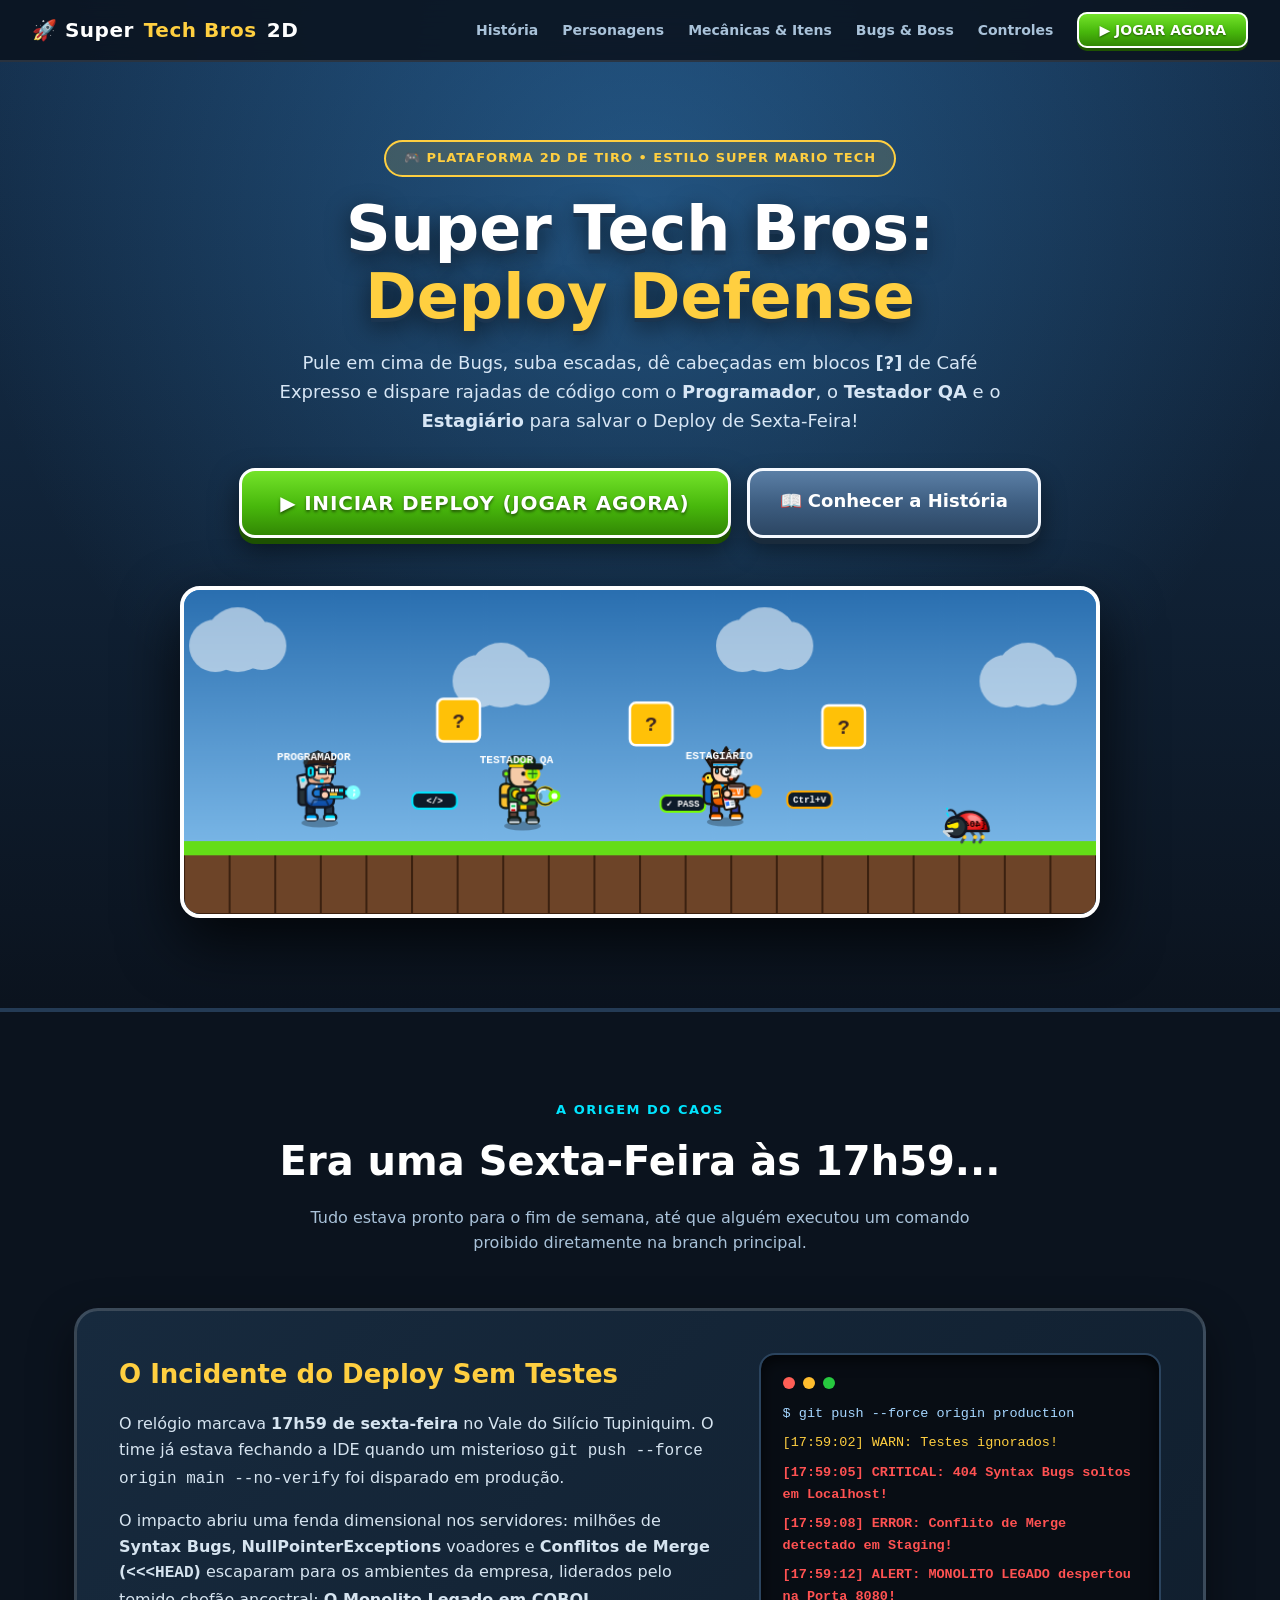
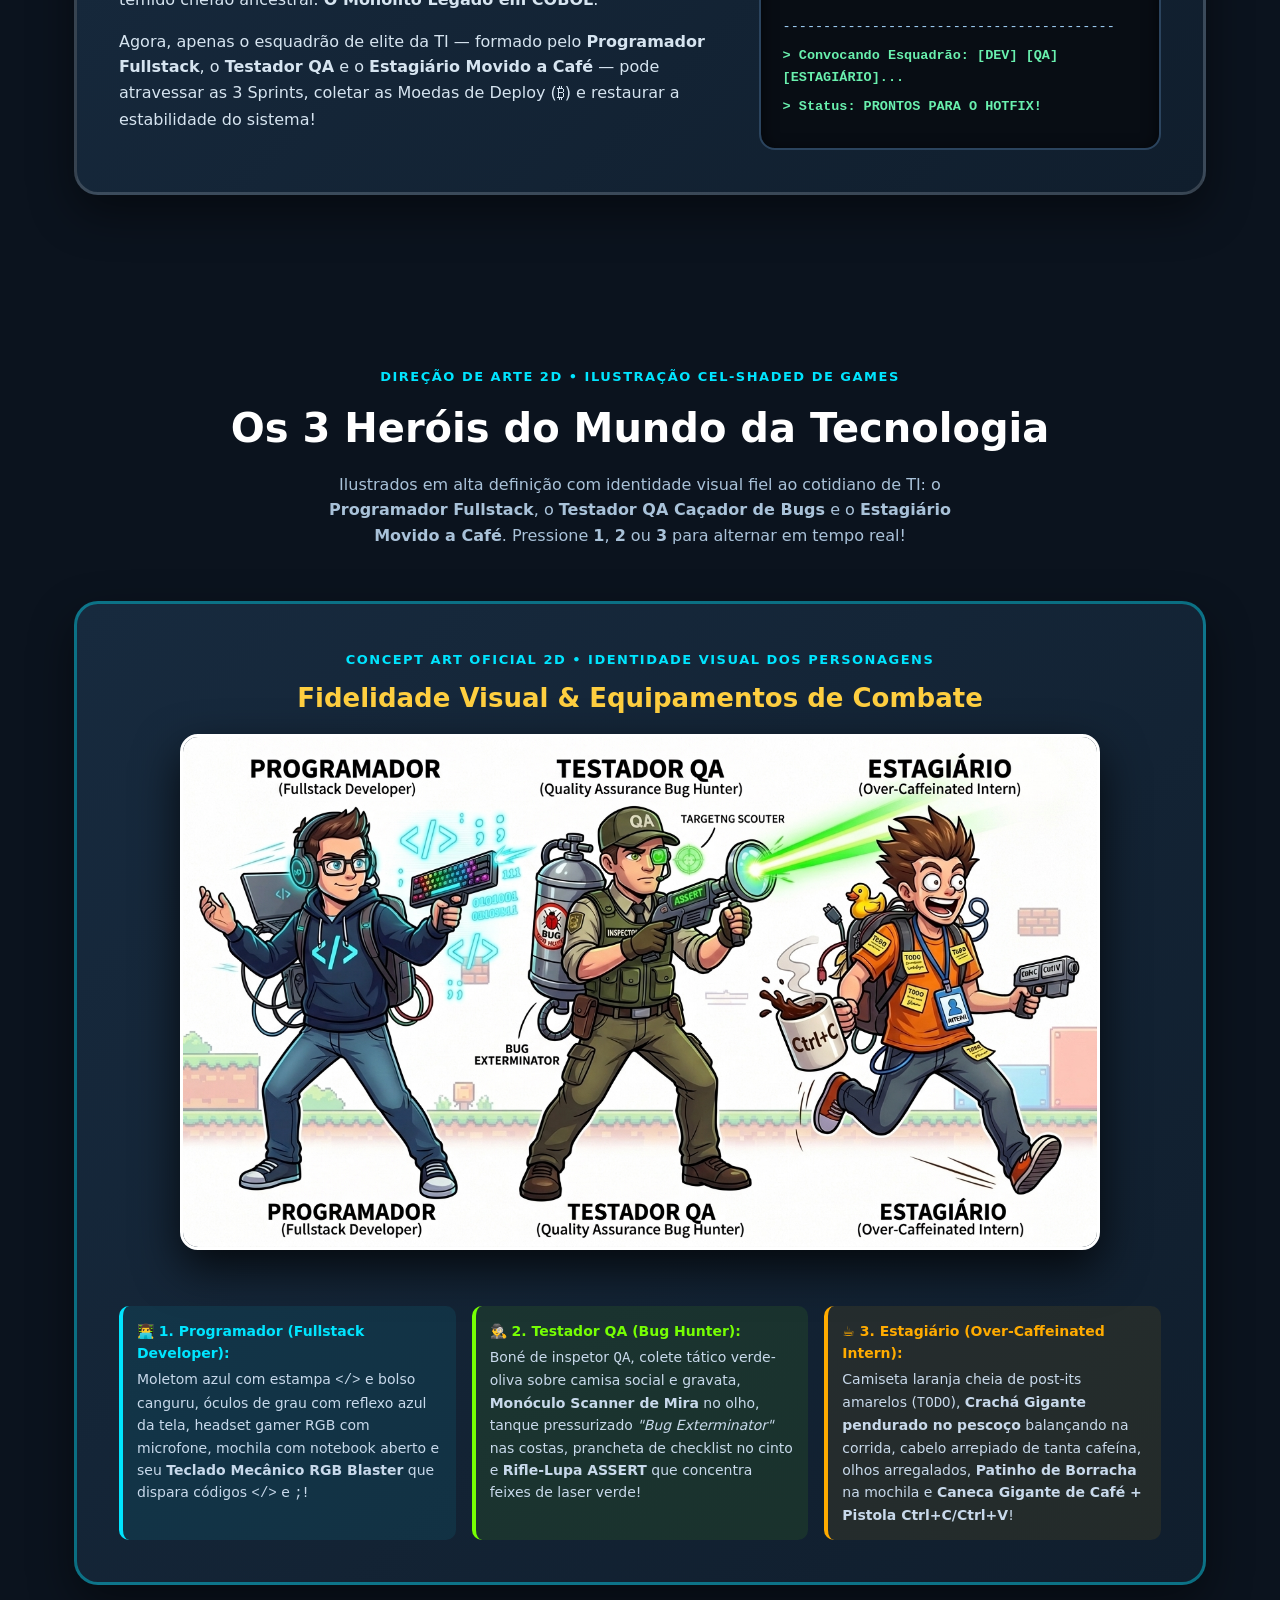
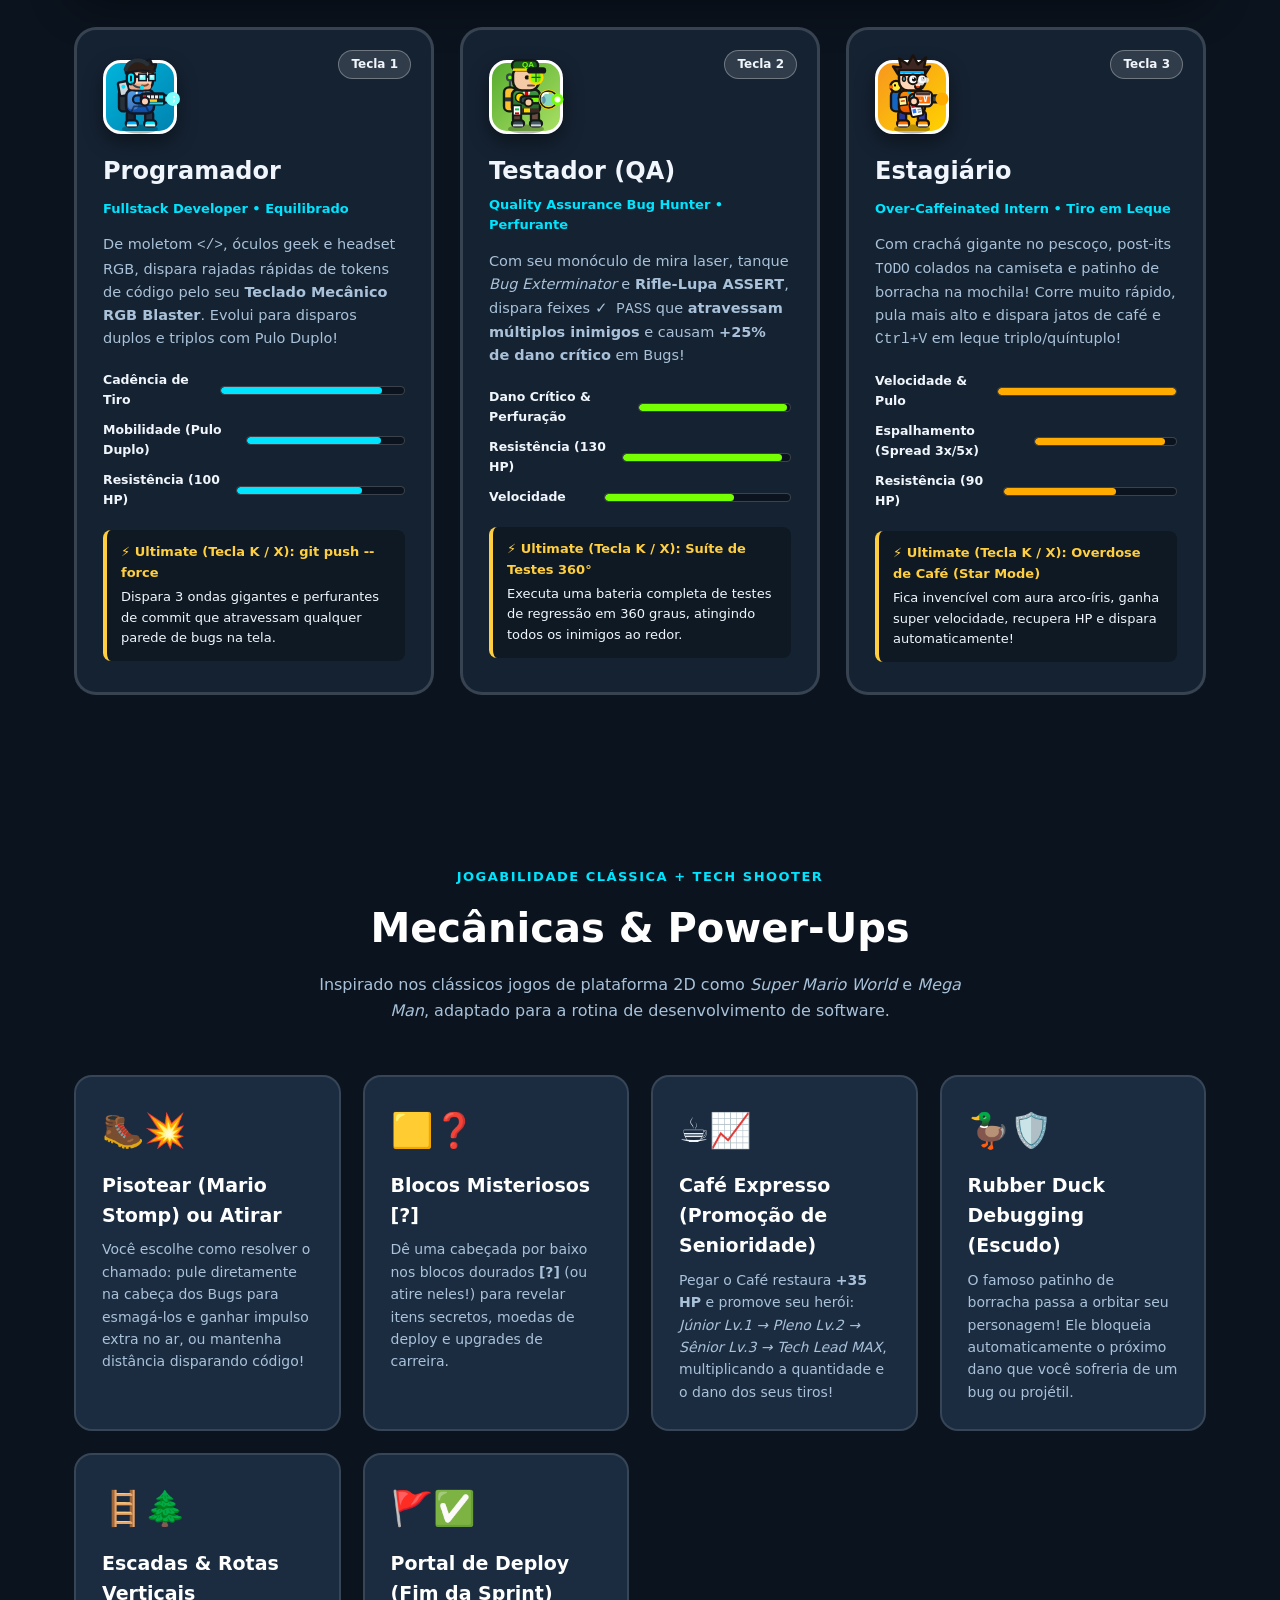
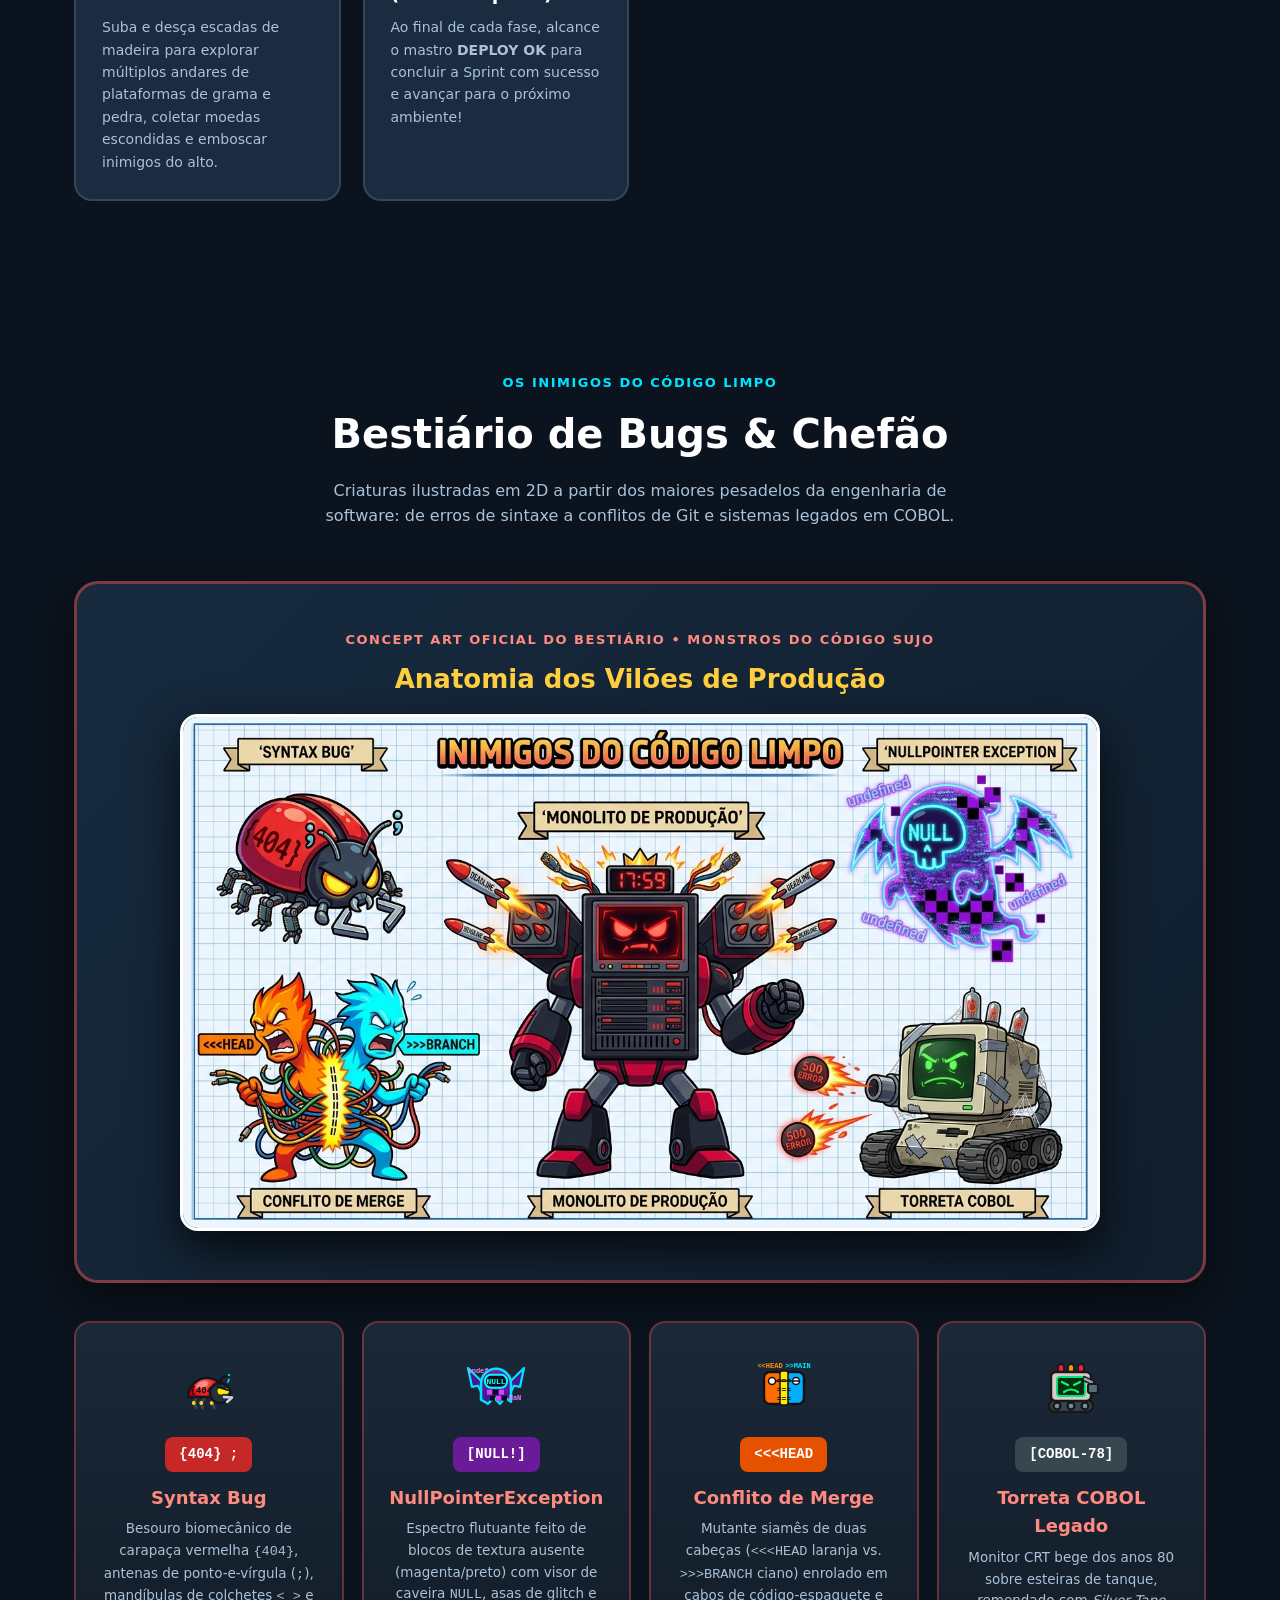
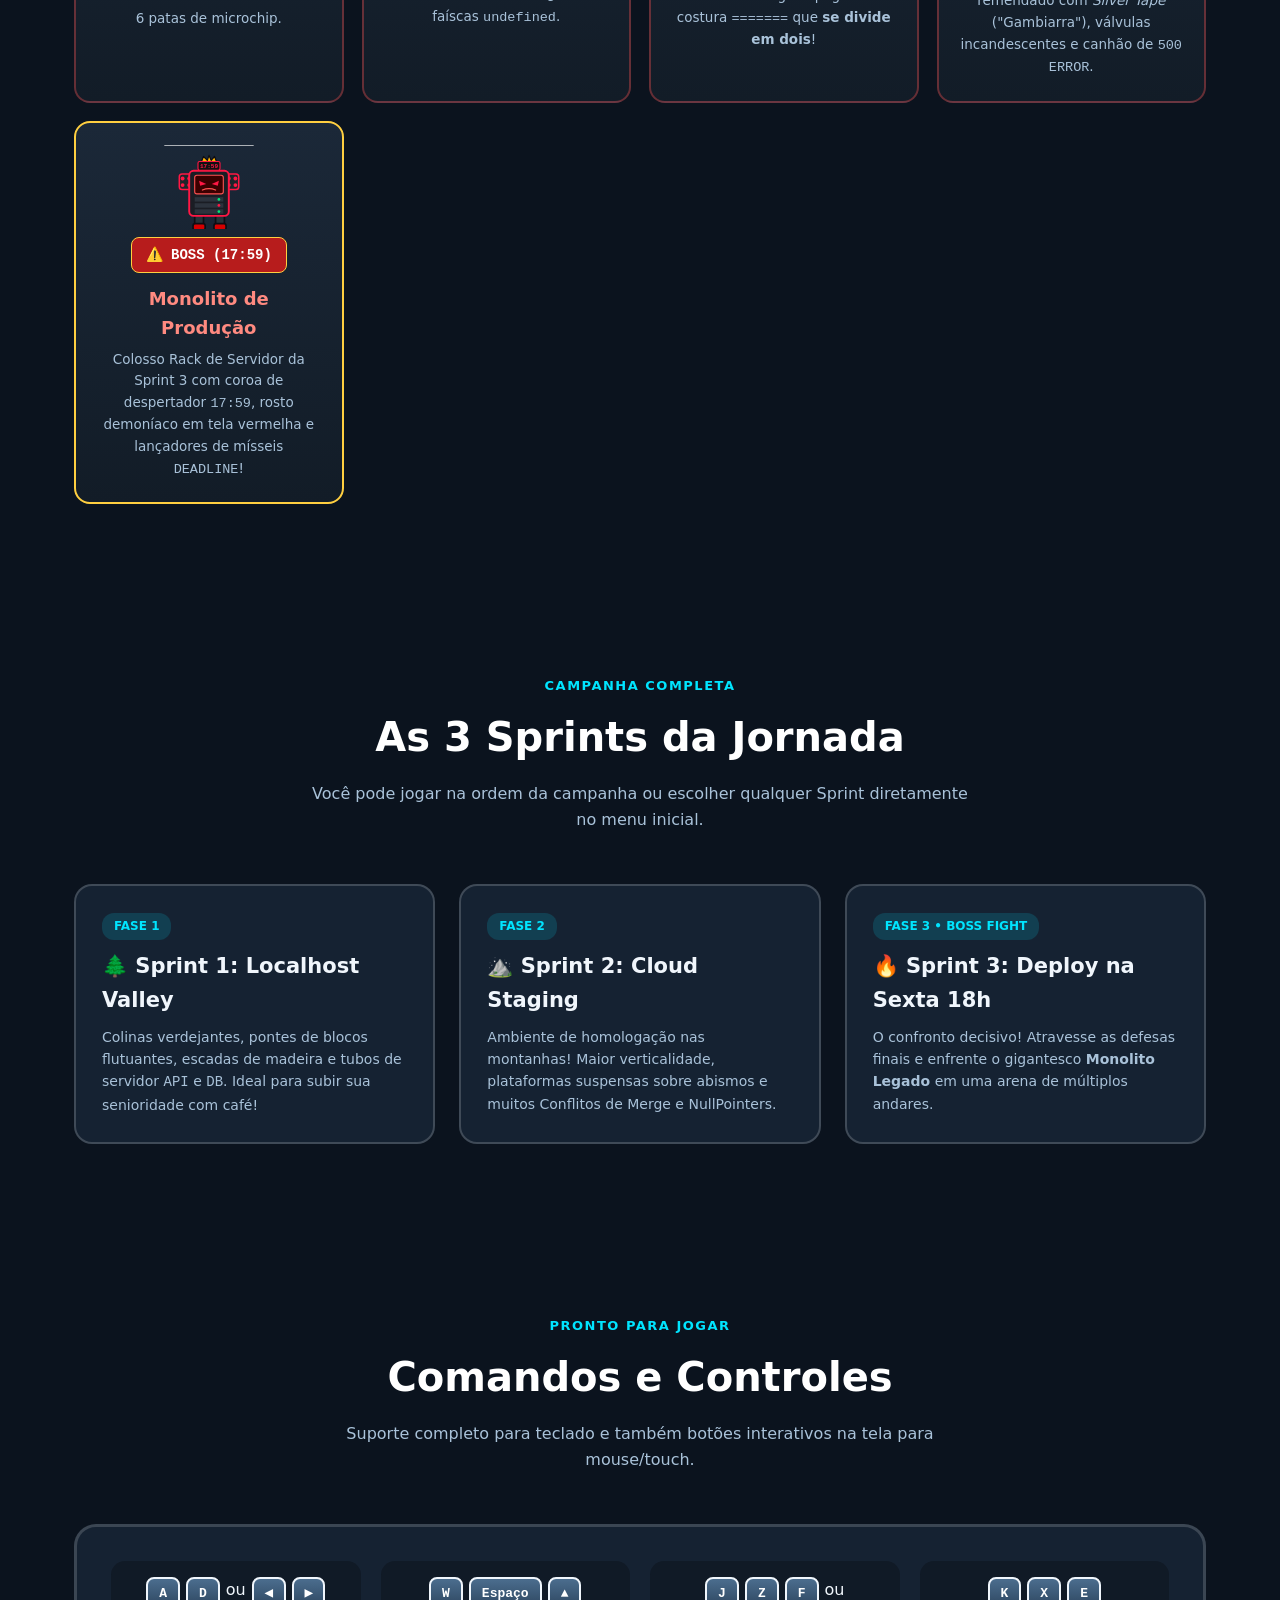
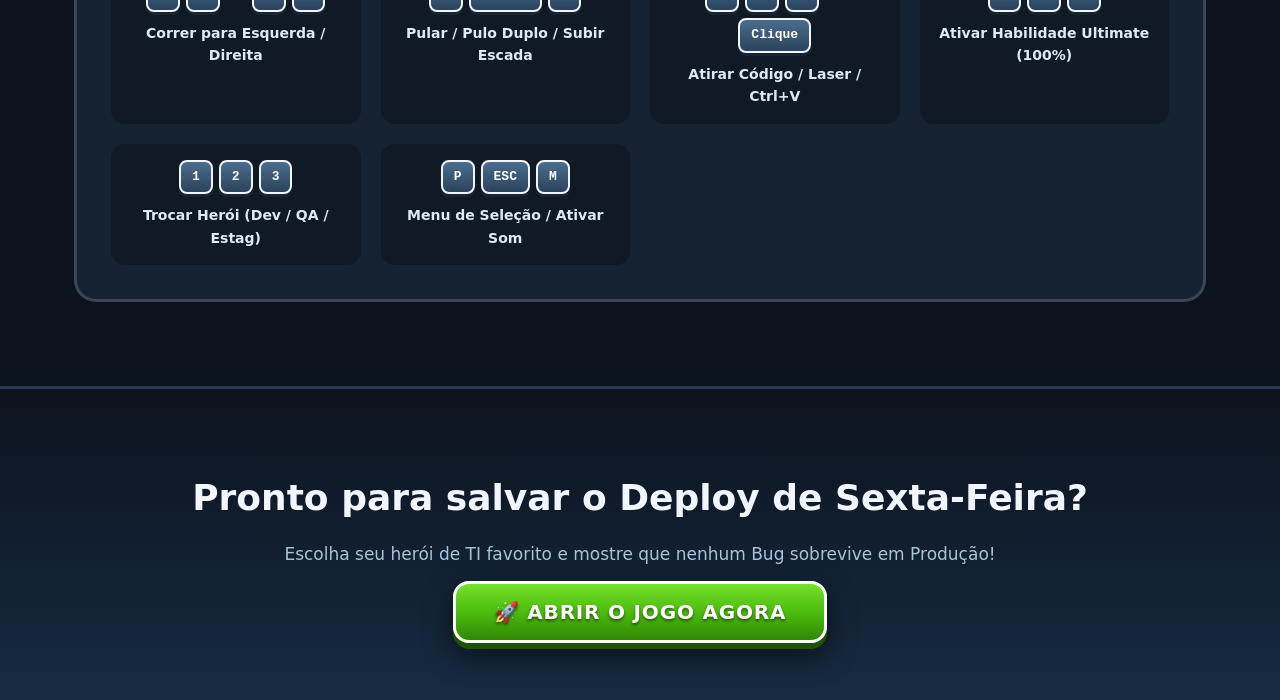
<file: index.html>
<!DOCTYPE html>
<html lang="pt-BR">
<head>
  <meta charset="UTF-8" />
  <meta name="viewport" content="width=device-width, initial-scale=1.0" />
  <title>Super Tech Bros: Deploy Defense — Apresentação Oficial do Jogo</title>
  <style>
    :root {
      --bg-dark: #0b131e;
      --bg-card: #152232;
      --bg-card-alt: #1b2c40;
      --accent-gold: #ffcf40;
      --accent-green: #68d81b;
      --accent-cyan: #00e5ff;
      --accent-orange: #ff9800;
      --accent-red: #ff5252;
      --text-main: #f0f6fc;
      --text-muted: #a9c2d9;
    }

    * {
      box-sizing: border-box;
      margin: 0;
      padding: 0;
    }

    html {
      scroll-behavior: smooth;
    }

    body {
      background-color: var(--bg-dark);
      color: var(--text-main);
      font-family: 'Segoe UI', system-ui, -apple-system, sans-serif;
      line-height: 1.6;
      overflow-x: hidden;
    }

    /* ==================== TOP NAVBAR ==================== */
    .navbar {
      position: fixed;
      top: 0;
      left: 0;
      right: 0;
      z-index: 100;
      background: rgba(11, 19, 30, 0.88);
      backdrop-filter: blur(12px);
      border-bottom: 2px solid rgba(255, 255, 255, 0.12);
      padding: 14px 32px;
      display: flex;
      justify-content: space-between;
      align-items: center;
    }

    .nav-brand {
      display: flex;
      align-items: center;
      gap: 10px;
      font-weight: 900;
      font-size: 20px;
      color: #fff;
      text-decoration: none;
      letter-spacing: 0.5px;
    }

    .nav-brand span {
      color: var(--accent-gold);
    }

    .nav-links {
      display: flex;
      gap: 24px;
      align-items: center;
      list-style: none;
    }

    .nav-links a {
      color: var(--text-muted);
      text-decoration: none;
      font-weight: 700;
      font-size: 14px;
      transition: color 0.2s ease;
    }

    .nav-links a:hover {
      color: #fff;
    }

    .btn-play-nav {
      background: linear-gradient(180deg, #74e32a 0%, #48b80c 55%, #328804 100%);
      border: 2px solid #ffffff;
      box-shadow: 0 3px 0 #1e5202;
      color: #fff !important;
      padding: 8px 20px;
      border-radius: 10px;
      font-weight: 900 !important;
      text-shadow: 0 1px 2px rgba(0, 0, 0, 0.5);
      transition: transform 0.12s ease, filter 0.15s ease !important;
    }

    .btn-play-nav:hover {
      filter: brightness(1.1);
      transform: translateY(-2px);
    }

    /* ==================== HERO SECTION ==================== */
    .hero {
      position: relative;
      padding: 140px 24px 90px;
      background:
        radial-gradient(circle at 50% 20%, rgba(61, 155, 233, 0.35) 0%, transparent 65%),
        linear-gradient(180deg, #163352 0%, #0b131e 100%);
      text-align: center;
      overflow: hidden;
      border-bottom: 4px solid #243b55;
    }

    .hero-badge {
      display: inline-block;
      background: rgba(255, 207, 64, 0.15);
      border: 2px solid var(--accent-gold);
      color: var(--accent-gold);
      font-weight: 900;
      font-size: 13px;
      padding: 6px 18px;
      border-radius: 30px;
      margin-bottom: 18px;
      text-transform: uppercase;
      letter-spacing: 1px;
    }

    .hero h1 {
      font-size: clamp(34px, 5.5vw, 62px);
      font-weight: 900;
      line-height: 1.1;
      color: #ffffff;
      text-shadow:
        0 4px 0 #1b3550,
        0 8px 24px rgba(0, 0, 0, 0.65);
      margin-bottom: 18px;
    }

    .hero h1 span {
      color: var(--accent-gold);
    }

    .hero p.lead {
      max-width: 760px;
      margin: 0 auto 32px;
      font-size: 18px;
      color: #d7e6f5;
    }

    .hero-cta-group {
      display: flex;
      gap: 16px;
      justify-content: center;
      flex-wrap: wrap;
      margin-bottom: 48px;
    }

    .btn-cta-primary {
      background: linear-gradient(180deg, #74e32a 0%, #48b80c 55%, #328804 100%);
      border: 3px solid #ffffff;
      box-shadow: 0 6px 0 #1e5202, 0 12px 28px rgba(0, 0, 0, 0.55);
      color: #fff;
      font-size: 20px;
      font-weight: 900;
      padding: 16px 38px;
      border-radius: 16px;
      text-decoration: none;
      letter-spacing: 0.8px;
      text-shadow: 0 2px 3px rgba(0, 0, 0, 0.5);
      transition: transform 0.12s ease, filter 0.15s ease;
    }

    .btn-cta-primary:hover {
      filter: brightness(1.1);
      transform: translateY(-3px);
    }

    .btn-cta-secondary {
      background: linear-gradient(180deg, #5b7fa6 0%, #3d5d80 52%, #2c4663 100%);
      border: 3px solid #f5f9ff;
      box-shadow: 0 6px 0 #1b2c3d, 0 12px 24px rgba(0, 0, 0, 0.45);
      color: #fff;
      font-size: 18px;
      font-weight: 800;
      padding: 16px 30px;
      border-radius: 16px;
      text-decoration: none;
      transition: transform 0.12s ease, filter 0.15s ease;
    }

    .btn-cta-secondary:hover {
      filter: brightness(1.1);
      transform: translateY(-3px);
    }

    /* Interactive Animated Mini-Stage Preview in Hero */
    .hero-preview-frame {
      max-width: 920px;
      margin: 0 auto;
      background: #3d9be9;
      border: 4px solid #ffffff;
      border-radius: 20px;
      box-shadow: 0 24px 60px rgba(0, 0, 0, 0.75);
      overflow: hidden;
      position: relative;
    }

    #previewCanvas {
      width: 100%;
      height: auto;
      display: block;
    }

    /* ==================== SECTION LAYOUT ==================== */
    .section {
      max-width: 1180px;
      margin: 0 auto;
      padding: 84px 24px;
    }

    .section-header {
      text-align: center;
      margin-bottom: 52px;
    }

    .section-tag {
      display: inline-block;
      color: var(--accent-cyan);
      font-weight: 900;
      font-size: 13px;
      text-transform: uppercase;
      letter-spacing: 1.5px;
      margin-bottom: 8px;
    }

    .section-header h2 {
      font-size: clamp(28px, 4vw, 40px);
      font-weight: 900;
      color: #fff;
      margin-bottom: 12px;
    }

    .section-header p {
      color: var(--text-muted);
      max-width: 680px;
      margin: 0 auto;
      font-size: 16px;
    }

    /* ==================== STORY SECTION ==================== */
    .story-box {
      background: linear-gradient(135deg, #172a3e 0%, #101e2d 100%);
      border: 3px solid rgba(255, 255, 255, 0.16);
      border-radius: 24px;
      padding: 42px;
      display: grid;
      grid-template-columns: 1.2fr 0.8fr;
      gap: 36px;
      align-items: center;
      box-shadow: 0 18px 45px rgba(0, 0, 0, 0.45);
    }

    .story-text h3 {
      font-size: 26px;
      color: var(--accent-gold);
      margin-bottom: 16px;
    }

    .story-text p {
      color: #d6e4f0;
      margin-bottom: 16px;
      font-size: 16px;
    }

    .terminal-log {
      background: #080d14;
      border: 2px solid #2b445e;
      border-radius: 16px;
      padding: 22px;
      font-family: 'Consolas', 'Courier New', monospace;
      font-size: 13.5px;
      color: #a5d6ff;
      box-shadow: inset 0 4px 16px rgba(0, 0, 0, 0.7);
    }

    .terminal-dots {
      display: flex;
      gap: 8px;
      margin-bottom: 14px;
    }

    .terminal-dots span {
      width: 12px;
      height: 12px;
      border-radius: 50%;
      display: inline-block;
    }

    .log-line {
      margin-bottom: 8px;
      display: block;
    }

    .log-err { color: #ff5252; font-weight: bold; }
    .log-warn { color: #ffcf40; }
    .log-ok { color: #69f0ae; font-weight: bold; }

    /* ==================== CHARACTERS GRID ==================== */
    .chars-grid {
      display: grid;
      grid-template-columns: repeat(auto-fit, minmax(320px, 1fr));
      gap: 26px;
    }

    .hero-card {
      background: var(--bg-card);
      border: 3px solid rgba(255, 255, 255, 0.15);
      border-radius: 22px;
      padding: 30px 26px;
      transition: transform 0.2s ease, border-color 0.2s ease;
      position: relative;
      overflow: hidden;
    }

    .hero-card:hover {
      transform: translateY(-6px);
      border-color: var(--accent-gold);
    }

    .key-pill {
      position: absolute;
      top: 20px;
      right: 20px;
      background: rgba(255, 255, 255, 0.12);
      border: 1px solid rgba(255, 255, 255, 0.3);
      padding: 4px 12px;
      border-radius: 20px;
      font-size: 12px;
      font-weight: 800;
    }

    .hero-icon-box {
      width: 74px;
      height: 74px;
      border-radius: 18px;
      display: flex;
      align-items: center;
      justify-content: center;
      font-size: 40px;
      border: 3px solid #fff;
      margin-bottom: 18px;
      box-shadow: 0 8px 20px rgba(0, 0, 0, 0.4);
    }

    .dev-bg { background: linear-gradient(135deg, #00b4db, #0083b0); }
    .qa-bg { background: linear-gradient(135deg, #56ab2f, #a8e063); }
    .intern-bg { background: linear-gradient(135deg, #f7971e, #ffd200); }

    .hero-card h3 {
      font-size: 24px;
      font-weight: 900;
      margin-bottom: 4px;
    }

    .hero-role {
      display: inline-block;
      font-size: 13px;
      font-weight: 800;
      color: var(--accent-cyan);
      margin-bottom: 14px;
    }

    .hero-card p {
      color: var(--text-muted);
      font-size: 14.5px;
      margin-bottom: 20px;
    }

    .stat-bars {
      display: flex;
      flex-direction: column;
      gap: 10px;
      margin-bottom: 20px;
    }

    .stat-row {
      display: flex;
      align-items: center;
      justify-content: space-between;
      font-size: 12.5px;
      font-weight: 800;
    }

    .bar-track {
      width: 62%;
      height: 9px;
      background: #0b131e;
      border-radius: 6px;
      overflow: hidden;
      border: 1px solid rgba(255, 255, 255, 0.2);
    }

    .bar-fill {
      height: 100%;
      border-radius: 6px;
    }

    .ability-box {
      background: rgba(0, 0, 0, 0.28);
      border-left: 4px solid var(--accent-gold);
      padding: 12px 14px;
      border-radius: 8px;
      font-size: 13px;
    }

    .ability-box strong {
      color: var(--accent-gold);
      display: block;
      margin-bottom: 3px;
    }

    /* ==================== MECHANICS & POWERUPS ==================== */
    .mechanics-grid {
      display: grid;
      grid-template-columns: repeat(auto-fit, minmax(260px, 1fr));
      gap: 22px;
    }

    .mech-card {
      background: var(--bg-card-alt);
      border: 2px solid rgba(255, 255, 255, 0.12);
      border-radius: 18px;
      padding: 26px;
    }

    .mech-icon {
      font-size: 34px;
      margin-bottom: 12px;
      display: inline-block;
    }

    .mech-card h4 {
      font-size: 19px;
      font-weight: 900;
      margin-bottom: 8px;
      color: #fff;
    }

    .mech-card p {
      color: var(--text-muted);
      font-size: 14px;
    }

    /* ==================== ENEMIES & BOSSES ==================== */
    .enemies-grid {
      display: grid;
      grid-template-columns: repeat(auto-fit, minmax(220px, 1fr));
      gap: 18px;
    }

    .enemy-card {
      background: linear-gradient(180deg, #1b2838, #121c27);
      border: 2px solid rgba(255, 82, 82, 0.35);
      border-radius: 16px;
      padding: 22px;
      text-align: center;
    }

    .enemy-badge {
      display: inline-block;
      padding: 6px 14px;
      border-radius: 8px;
      font-family: monospace;
      font-weight: 900;
      font-size: 14px;
      margin-bottom: 12px;
      color: #fff;
    }

    .enemy-card h4 {
      font-size: 18px;
      margin-bottom: 6px;
      color: #ff8a80;
    }

    .enemy-card p {
      font-size: 13.5px;
      color: var(--text-muted);
    }

    /* ==================== SPRINTS (LEVELS) ==================== */
    .sprints-timeline {
      display: grid;
      grid-template-columns: repeat(auto-fit, minmax(300px, 1fr));
      gap: 24px;
    }

    .sprint-card {
      background: var(--bg-card);
      border: 2.5px solid rgba(255, 255, 255, 0.18);
      border-radius: 18px;
      padding: 26px;
      position: relative;
    }

    .sprint-num {
      font-size: 12px;
      font-weight: 900;
      text-transform: uppercase;
      padding: 4px 12px;
      border-radius: 12px;
      background: rgba(0, 229, 255, 0.15);
      color: var(--accent-cyan);
      display: inline-block;
      margin-bottom: 10px;
    }

    .sprint-card h4 {
      font-size: 21px;
      margin-bottom: 8px;
    }

    .sprint-card p {
      color: var(--text-muted);
      font-size: 14px;
    }

    /* ==================== CONTROLS TABLE ==================== */
    .controls-box {
      background: var(--bg-card);
      border: 3px solid rgba(255, 255, 255, 0.16);
      border-radius: 22px;
      padding: 34px;
      display: grid;
      grid-template-columns: repeat(auto-fit, minmax(220px, 1fr));
      gap: 20px;
    }

    .ctrl-item {
      background: rgba(0, 0, 0, 0.25);
      padding: 16px;
      border-radius: 14px;
      text-align: center;
    }

    .ctrl-keys {
      margin-bottom: 10px;
      display: flex;
      gap: 6px;
      justify-content: center;
      flex-wrap: wrap;
    }

    kbd {
      background: linear-gradient(180deg, #4b6d8e, #2b435c);
      border: 2px solid #f0f6fc;
      border-radius: 8px;
      padding: 5px 11px;
      font-weight: 900;
      font-size: 13px;
      color: #fff;
      box-shadow: 0 3px 0 #162433;
    }

    .ctrl-item span {
      display: block;
      font-weight: 800;
      font-size: 14px;
      color: #dce9f7;
    }

    /* ==================== FOOTER CTA ==================== */
    .footer-cta {
      text-align: center;
      padding: 80px 24px;
      background: linear-gradient(180deg, #0b131e 0%, #172b42 100%);
      border-top: 3px solid #243b55;
    }

    .footer-cta h2 {
      font-size: 36px;
      font-weight: 900;
      margin-bottom: 14px;
    }

    .footer-cta p {
      color: var(--text-muted);
      margin-bottom: 28px;
      font-size: 17px;
    }

    @media (max-width: 820px) {
      .story-box {
        grid-template-columns: 1fr;
      }
      .nav-links {
        display: none;
      }
    }
  </style>
</head>
<body>

  <!-- Top Navigation -->
  <nav class="navbar">
    <a href="#" class="nav-brand">🚀 Super <span>Tech Bros</span> 2D</a>
    <ul class="nav-links">
      <li><a href="#historia">História</a></li>
      <li><a href="#personagens">Personagens</a></li>
      <li><a href="#mecanicas">Mecânicas &amp; Itens</a></li>
      <li><a href="#inimigos">Bugs &amp; Boss</a></li>
      <li><a href="#controles">Controles</a></li>
      <li><a href="game.html" class="btn-play-nav">▶ JOGAR AGORA</a></li>
    </ul>
  </nav>

  <!-- Hero Banner -->
  <header class="hero">
    <div class="hero-badge">🎮 Plataforma 2D de Tiro • Estilo Super Mario Tech</div>
    <h1>Super Tech Bros:<br /><span>Deploy Defense</span></h1>
    <p class="lead">
      Pule em cima de Bugs, suba escadas, dê cabeçadas em blocos <strong>[?]</strong> de Café Expresso e dispare rajadas de código com o <strong>Programador</strong>, o <strong>Testador QA</strong> e o <strong>Estagiário</strong> para salvar o Deploy de Sexta-Feira!
    </p>
    <div class="hero-cta-group">
      <a href="game.html" class="btn-cta-primary">▶ INICIAR DEPLOY (JOGAR AGORA)</a>
      <a href="#historia" class="btn-cta-secondary">📖 Conhecer a História</a>
    </div>

    <!-- Animated Live Canvas Showcase -->
    <div class="hero-preview-frame">
      <canvas id="previewCanvas" width="900" height="320"></canvas>
    </div>
  </header>

  <!-- Story Section -->
  <section id="historia" class="section">
    <div class="section-header">
      <span class="section-tag">A Origem do Caos</span>
      <h2>Era uma Sexta-Feira às 17h59...</h2>
      <p>Tudo estava pronto para o fim de semana, até que alguém executou um comando proibido diretamente na branch principal.</p>
    </div>

    <div class="story-box">
      <div class="story-text">
        <h3>O Incidente do Deploy Sem Testes</h3>
        <p>
          O relógio marcava <strong>17h59 de sexta-feira</strong> no Vale do Silício Tupiniquim. O time já estava fechando a IDE quando um misterioso <code>git push --force origin main --no-verify</code> foi disparado em produção.
        </p>
        <p>
          O impacto abriu uma fenda dimensional nos servidores: milhões de <strong>Syntax Bugs</strong>, <strong>NullPointerExceptions</strong> voadores e <strong>Conflitos de Merge (<code>&lt;&lt;&lt;HEAD</code>)</strong> escaparam para os ambientes da empresa, liderados pelo temido chefão ancestral: <strong>O Monolito Legado em COBOL</strong>.
        </p>
        <p>
          Agora, apenas o esquadrão de elite da TI — formado pelo <strong>Programador Fullstack</strong>, o <strong>Testador QA</strong> e o <strong>Estagiário Movido a Café</strong> — pode atravessar as 3 Sprints, coletar as Moedas de Deploy (<code>₿</code>) e restaurar a estabilidade do sistema!
        </p>
      </div>

      <div class="terminal-log">
        <div class="terminal-dots">
          <span style="background:#ff5f56"></span>
          <span style="background:#ffbd2e"></span>
          <span style="background:#27c93f"></span>
        </div>
        <span class="log-line">$ git push --force origin production</span>
        <span class="log-line log-warn">[17:59:02] WARN: Testes ignorados!</span>
        <span class="log-line log-err">[17:59:05] CRITICAL: 404 Syntax Bugs soltos em Localhost!</span>
        <span class="log-line log-err">[17:59:08] ERROR: Conflito de Merge detectado em Staging!</span>
        <span class="log-line log-err">[17:59:12] ALERT: MONOLITO LEGADO despertou na Porta 8080!</span>
        <span class="log-line">-----------------------------------------</span>
        <span class="log-line log-ok">&gt; Convocando Esquadrão: [DEV] [QA] [ESTAGIÁRIO]...</span>
        <span class="log-line log-ok">&gt; Status: PRONTOS PARA O HOTFIX!</span>
      </div>
    </div>
  </section>

  <!-- Playable Characters Section (2D Cel-Shaded Tech Heroes Edition) -->
  <section id="personagens" class="section">
    <div class="section-header">
      <span class="section-tag">Direção de Arte 2D • Ilustração Cel-Shaded de Games</span>
      <h2>Os 3 Heróis do Mundo da Tecnologia</h2>
      <p>Ilustrados em alta definição com identidade visual fiel ao cotidiano de TI: o <strong>Programador Fullstack</strong>, o <strong>Testador QA Caçador de Bugs</strong> e o <strong>Estagiário Movido a Café</strong>. Pressione <strong>1</strong>, <strong>2</strong> ou <strong>3</strong> para alternar em tempo real!</p>
    </div>

    <!-- Full 2D Character Art Sheet Showcase -->
    <div class="story-box" style="margin-bottom: 42px; border-color: rgba(0, 229, 255, 0.4); grid-template-columns: 1fr;">
      <div style="text-align: center; margin-bottom: 12px;">
        <span class="section-tag">Concept Art Oficial 2D • Identidade Visual dos Personagens</span>
        <h3 style="font-size: 26px; color: #ffcf40; margin-bottom: 14px;">Fidelidade Visual &amp; Equipamentos de Combate</h3>
        <img src="assets/tech_heroes_2d.jpg" alt="Ilustração 2D - Programador, Testador QA e Estagiário" style="width: 100%; max-width: 920px; border-radius: 18px; border: 3px solid #ffffff; box-shadow: 0 18px 45px rgba(0,0,0,0.75);" />
      </div>
      <div style="display: grid; grid-template-columns: repeat(auto-fit, minmax(260px, 1fr)); gap: 16px;">
        <div style="background: rgba(0, 229, 255, 0.08); border-left: 4px solid #00e5ff; padding: 14px; border-radius: 10px; font-size: 14px; color: #c8d9eb;">
          <strong style="color: #00e5ff; display:block; margin-bottom:4px;">👨‍💻 1. Programador (Fullstack Developer):</strong>
          Moletom azul com estampa <code>&lt;/&gt;</code> e bolso canguru, óculos de grau com reflexo azul da tela, headset gamer RGB com microfone, mochila com notebook aberto e seu <strong>Teclado Mecânico RGB Blaster</strong> que dispara códigos <code>&lt;/&gt;</code> e <code>;</code>!
        </div>
        <div style="background: rgba(118, 255, 3, 0.08); border-left: 4px solid #76ff03; padding: 14px; border-radius: 10px; font-size: 14px; color: #c8d9eb;">
          <strong style="color: #76ff03; display:block; margin-bottom:4px;">🕵️‍♂️ 2. Testador QA (Bug Hunter):</strong>
          Boné de inspetor <code>QA</code>, colete tático verde-oliva sobre camisa social e gravata, <strong>Monóculo Scanner de Mira</strong> no olho, tanque pressurizado <em>"Bug Exterminator"</em> nas costas, prancheta de checklist no cinto e <strong>Rifle-Lupa ASSERT</strong> que concentra feixes de laser verde!
        </div>
        <div style="background: rgba(255, 171, 0, 0.08); border-left: 4px solid #ffab00; padding: 14px; border-radius: 10px; font-size: 14px; color: #c8d9eb;">
          <strong style="color: #ffab00; display:block; margin-bottom:4px;">☕ 3. Estagiário (Over-Caffeinated Intern):</strong>
          Camiseta laranja cheia de post-its amarelos (<code>TODO</code>), <strong>Crachá Gigante pendurado no pescoço</strong> balançando na corrida, cabelo arrepiado de tanta cafeína, olhos arregalados, <strong>Patinho de Borracha</strong> na mochila e <strong>Caneca Gigante de Café + Pistola Ctrl+C/Ctrl+V</strong>!
        </div>
      </div>
    </div>

    <div class="chars-grid">
      <!-- Programador -->
      <div class="hero-card">
        <span class="key-pill">Tecla 1</span>
        <div class="hero-icon-box dev-bg"><canvas class="landing-char-cvs" data-char="programmer" width="76" height="76"></canvas></div>
        <h3>Programador</h3>
        <span class="hero-role">Fullstack Developer • Equilibrado</span>
        <p>
          De moletom <code>&lt;/&gt;</code>, óculos geek e headset RGB, dispara rajadas rápidas de tokens de código pelo seu <strong>Teclado Mecânico RGB Blaster</strong>. Evolui para disparos duplos e triplos com Pulo Duplo!
        </p>
        <div class="stat-bars">
          <div class="stat-row">
            <span>Cadência de Tiro</span>
            <div class="bar-track"><div class="bar-fill" style="width:88%; background:#00e5ff;"></div></div>
          </div>
          <div class="stat-row">
            <span>Mobilidade (Pulo Duplo)</span>
            <div class="bar-track"><div class="bar-fill" style="width:85%; background:#00e5ff;"></div></div>
          </div>
          <div class="stat-row">
            <span>Resistência (100 HP)</span>
            <div class="bar-track"><div class="bar-fill" style="width:75%; background:#00e5ff;"></div></div>
          </div>
        </div>
        <div class="ability-box">
          <strong>⚡ Ultimate (Tecla K / X): git push --force</strong>
          Dispara 3 ondas gigantes e perfurantes de commit que atravessam qualquer parede de bugs na tela.
        </div>
      </div>

      <!-- Testador QA -->
      <div class="hero-card">
        <span class="key-pill">Tecla 2</span>
        <div class="hero-icon-box qa-bg"><canvas class="landing-char-cvs" data-char="tester" width="76" height="76"></canvas></div>
        <h3>Testador (QA)</h3>
        <span class="hero-role">Quality Assurance Bug Hunter • Perfurante</span>
        <p>
          Com seu monóculo de mira laser, tanque <em>Bug Exterminator</em> e <strong>Rifle-Lupa ASSERT</strong>, dispara feixes <code>✓ PASS</code> que <strong>atravessam múltiplos inimigos</strong> e causam <strong>+25% de dano crítico</strong> em Bugs!
        </p>
        <div class="stat-bars">
          <div class="stat-row">
            <span>Dano Crítico &amp; Perfuração</span>
            <div class="bar-track"><div class="bar-fill" style="width:98%; background:#76ff03;"></div></div>
          </div>
          <div class="stat-row">
            <span>Resistência (130 HP)</span>
            <div class="bar-track"><div class="bar-fill" style="width:95%; background:#76ff03;"></div></div>
          </div>
          <div class="stat-row">
            <span>Velocidade</span>
            <div class="bar-track"><div class="bar-fill" style="width:70%; background:#76ff03;"></div></div>
          </div>
        </div>
        <div class="ability-box">
          <strong>⚡ Ultimate (Tecla K / X): Suíte de Testes 360°</strong>
          Executa uma bateria completa de testes de regressão em 360 graus, atingindo todos os inimigos ao redor.
        </div>
      </div>

      <!-- Estagiário -->
      <div class="hero-card">
        <span class="key-pill">Tecla 3</span>
        <div class="hero-icon-box intern-bg"><canvas class="landing-char-cvs" data-char="intern" width="76" height="76"></canvas></div>
        <h3>Estagiário</h3>
        <span class="hero-role">Over-Caffeinated Intern • Tiro em Leque</span>
        <p>
          Com crachá gigante no pescoço, post-its <code>TODO</code> colados na camiseta e patinho de borracha na mochila! Corre muito rápido, pula mais alto e dispara jatos de café e <code>Ctrl+V</code> em leque triplo/quíntuplo!
        </p>
        <div class="stat-bars">
          <div class="stat-row">
            <span>Velocidade &amp; Pulo</span>
            <div class="bar-track"><div class="bar-fill" style="width:100%; background:#ffab00;"></div></div>
          </div>
          <div class="stat-row">
            <span>Espalhamento (Spread 3x/5x)</span>
            <div class="bar-track"><div class="bar-fill" style="width:92%; background:#ffab00;"></div></div>
          </div>
          <div class="stat-row">
            <span>Resistência (90 HP)</span>
            <div class="bar-track"><div class="bar-fill" style="width:65%; background:#ffab00;"></div></div>
          </div>
        </div>
        <div class="ability-box">
          <strong>⚡ Ultimate (Tecla K / X): Overdose de Café (Star Mode)</strong>
          Fica invencível com aura arco-íris, ganha super velocidade, recupera HP e dispara automaticamente!
        </div>
      </div>
    </div>
  </section>

  <!-- Mechanics & Power-Ups Section -->
  <section id="mecanicas" class="section">
    <div class="section-header">
      <span class="section-tag">Jogabilidade Clássica + Tech Shooter</span>
      <h2>Mecânicas &amp; Power-Ups</h2>
      <p>Inspirado nos clássicos jogos de plataforma 2D como <em>Super Mario World</em> e <em>Mega Man</em>, adaptado para a rotina de desenvolvimento de software.</p>
    </div>

    <div class="mechanics-grid">
      <div class="mech-card">
        <span class="mech-icon">🥾💥</span>
        <h4>Pisotear (Mario Stomp) ou Atirar</h4>
        <p>
          Você escolhe como resolver o chamado: pule diretamente na cabeça dos Bugs para esmagá-los e ganhar impulso extra no ar, ou mantenha distância disparando código!
        </p>
      </div>

      <div class="mech-card">
        <span class="mech-icon">🟨❓</span>
        <h4>Blocos Misteriosos [?]</h4>
        <p>
          Dê uma cabeçada por baixo nos blocos dourados <strong>[?]</strong> (ou atire neles!) para revelar itens secretos, moedas de deploy e upgrades de carreira.
        </p>
      </div>

      <div class="mech-card">
        <span class="mech-icon">☕📈</span>
        <h4>Café Expresso (Promoção de Senioridade)</h4>
        <p>
          Pegar o Café restaura <strong>+35 HP</strong> e promove seu herói: <em>Júnior Lv.1 → Pleno Lv.2 → Sênior Lv.3 → Tech Lead MAX</em>, multiplicando a quantidade e o dano dos seus tiros!
        </p>
      </div>

      <div class="mech-card">
        <span class="mech-icon">🦆🛡️</span>
        <h4>Rubber Duck Debugging (Escudo)</h4>
        <p>
          O famoso patinho de borracha passa a orbitar seu personagem! Ele bloqueia automaticamente o próximo dano que você sofreria de um bug ou projétil.
        </p>
      </div>

      <div class="mech-card">
        <span class="mech-icon">🪜🌲</span>
        <h4>Escadas &amp; Rotas Verticais</h4>
        <p>
          Suba e desça escadas de madeira para explorar múltiplos andares de plataformas de grama e pedra, coletar moedas escondidas e emboscar inimigos do alto.
        </p>
      </div>

      <div class="mech-card">
        <span class="mech-icon">🚩✅</span>
        <h4>Portal de Deploy (Fim da Sprint)</h4>
        <p>
          Ao final de cada fase, alcance o mastro <strong>DEPLOY OK</strong> para concluir a Sprint com sucesso e avançar para o próximo ambiente!
        </p>
      </div>
    </div>
  </section>

  <!-- Enemies & Bosses -->
  <section id="inimigos" class="section">
    <div class="section-header">
      <span class="section-tag">Os Inimigos do Código Limpo</span>
      <h2>Bestiário de Bugs &amp; Chefão</h2>
      <p>Criaturas ilustradas em 2D a partir dos maiores pesadelos da engenharia de software: de erros de sintaxe a conflitos de Git e sistemas legados em COBOL.</p>
    </div>

    <!-- Official 2D Enemy Bestiary Concept Art Showcase -->
    <div class="story-box" style="margin-bottom: 38px; border-color: rgba(255, 82, 82, 0.45); grid-template-columns: 1fr;">
      <div style="text-align: center;">
        <span class="section-tag" style="color: #ff8a80;">Concept Art Oficial do Bestiário • Monstros do Código Sujo</span>
        <h3 style="font-size: 26px; color: #ffcf40; margin-bottom: 14px;">Anatomia dos Vilões de Produção</h3>
        <img src="assets/tech_enemies_2d.jpg" alt="Bestiário 2D - Inimigos do Código Limpo" style="width: 100%; max-width: 920px; border-radius: 18px; border: 3px solid #ffffff; box-shadow: 0 18px 45px rgba(0,0,0,0.75);" />
      </div>
    </div>

    <div class="enemies-grid">
      <div class="enemy-card">
        <div style="height: 84px; display: flex; align-items: center; justify-content: center; margin-bottom: 8px;">
          <canvas class="enemy-card-cvs" data-enemy="bug" width="96" height="76"></canvas>
        </div>
        <span class="enemy-badge" style="background:#c62828;">{404} ;</span>
        <h4>Syntax Bug</h4>
        <p>Besouro biomecânico de carapaça vermelha <code>{404}</code>, antenas de ponto-e-vírgula (<code>;</code>), mandíbulas de colchetes <code>&lt; &gt;</code> e 6 patas de microchip.</p>
      </div>

      <div class="enemy-card">
        <div style="height: 84px; display: flex; align-items: center; justify-content: center; margin-bottom: 8px;">
          <canvas class="enemy-card-cvs" data-enemy="nullpointer" width="96" height="76"></canvas>
        </div>
        <span class="enemy-badge" style="background:#6a1b9a;">[NULL!]</span>
        <h4>NullPointerException</h4>
        <p>Espectro flutuante feito de blocos de textura ausente (magenta/preto) com visor de caveira <code>NULL</code>, asas de glitch e faíscas <code>undefined</code>.</p>
      </div>

      <div class="enemy-card">
        <div style="height: 84px; display: flex; align-items: center; justify-content: center; margin-bottom: 8px;">
          <canvas class="enemy-card-cvs" data-enemy="conflict" width="96" height="76"></canvas>
        </div>
        <span class="enemy-badge" style="background:#e65100;">&lt;&lt;&lt;HEAD</span>
        <h4>Conflito de Merge</h4>
        <p>Mutante siamês de duas cabeças (<code>&lt;&lt;&lt;HEAD</code> laranja vs. <code>&gt;&gt;&gt;BRANCH</code> ciano) enrolado em cabos de código-espaguete e costura <code>=======</code> que <strong>se divide em dois</strong>!</p>
      </div>

      <div class="enemy-card">
        <div style="height: 84px; display: flex; align-items: center; justify-content: center; margin-bottom: 8px;">
          <canvas class="enemy-card-cvs" data-enemy="legacy" width="96" height="76"></canvas>
        </div>
        <span class="enemy-badge" style="background:#37474f;">[COBOL-78]</span>
        <h4>Torreta COBOL Legado</h4>
        <p>Monitor CRT bege dos anos 80 sobre esteiras de tanque, remendado com <em>Silver Tape</em> ("Gambiarra"), válvulas incandescentes e canhão de <code>500 ERROR</code>.</p>
      </div>

      <div class="enemy-card" style="border-color:#ffcf40;">
        <div style="height: 84px; display: flex; align-items: center; justify-content: center; margin-bottom: 8px;">
          <canvas class="enemy-card-cvs" data-enemy="boss" width="120" height="84"></canvas>
        </div>
        <span class="enemy-badge" style="background:#b71c1c; border:1px solid #ffcf40;">⚠️ BOSS (17:59)</span>
        <h4>Monolito de Produção</h4>
        <p>Colosso Rack de Servidor da Sprint 3 com coroa de despertador <code>17:59</code>, rosto demoníaco em tela vermelha e lançadores de mísseis <code>DEADLINE</code>!</p>
      </div>
    </div>
  </section>

  <!-- Sprints / Levels -->
  <section class="section">
    <div class="section-header">
      <span class="section-tag">Campanha Completa</span>
      <h2>As 3 Sprints da Jornada</h2>
      <p>Você pode jogar na ordem da campanha ou escolher qualquer Sprint diretamente no menu inicial.</p>
    </div>

    <div class="sprints-timeline">
      <div class="sprint-card">
        <span class="sprint-num">Fase 1</span>
        <h4>🌲 Sprint 1: Localhost Valley</h4>
        <p>Colinas verdejantes, pontes de blocos flutuantes, escadas de madeira e tubos de servidor <code>API</code> e <code>DB</code>. Ideal para subir sua senioridade com café!</p>
      </div>

      <div class="sprint-card">
        <span class="sprint-num">Fase 2</span>
        <h4>⛰️ Sprint 2: Cloud Staging</h4>
        <p>Ambiente de homologação nas montanhas! Maior verticalidade, plataformas suspensas sobre abismos e muitos Conflitos de Merge e NullPointers.</p>
      </div>

      <div class="sprint-card">
        <span class="sprint-num">Fase 3 • Boss Fight</span>
        <h4>🔥 Sprint 3: Deploy na Sexta 18h</h4>
        <p>O confronto decisivo! Atravesse as defesas finais e enfrente o gigantesco <strong>Monolito Legado</strong> em uma arena de múltiplos andares.</p>
      </div>
    </div>
  </section>

  <!-- Controls Section -->
  <section id="controles" class="section">
    <div class="section-header">
      <span class="section-tag">Pronto Para Jogar</span>
      <h2>Comandos e Controles</h2>
      <p>Suporte completo para teclado e também botões interativos na tela para mouse/touch.</p>
    </div>

    <div class="controls-box">
      <div class="ctrl-item">
        <div class="ctrl-keys"><kbd>A</kbd><kbd>D</kbd> ou <kbd>◀</kbd><kbd>▶</kbd></div>
        <span>Correr para Esquerda / Direita</span>
      </div>
      <div class="ctrl-item">
        <div class="ctrl-keys"><kbd>W</kbd> <kbd>Espaço</kbd> <kbd>▲</kbd></div>
        <span>Pular / Pulo Duplo / Subir Escada</span>
      </div>
      <div class="ctrl-item">
        <div class="ctrl-keys"><kbd>J</kbd> <kbd>Z</kbd> <kbd>F</kbd> ou <kbd>Clique</kbd></div>
        <span>Atirar Código / Laser / Ctrl+V</span>
      </div>
      <div class="ctrl-item">
        <div class="ctrl-keys"><kbd>K</kbd> <kbd>X</kbd> <kbd>E</kbd></div>
        <span>Ativar Habilidade Ultimate (100%)</span>
      </div>
      <div class="ctrl-item">
        <div class="ctrl-keys"><kbd>1</kbd> <kbd>2</kbd> <kbd>3</kbd></div>
        <span>Trocar Herói (Dev / QA / Estag)</span>
      </div>
      <div class="ctrl-item">
        <div class="ctrl-keys"><kbd>P</kbd> <kbd>ESC</kbd> <kbd>M</kbd></div>
        <span>Menu de Seleção / Ativar Som</span>
      </div>
    </div>
  </section>

  <!-- Footer CTA -->
  <footer class="footer-cta">
    <h2>Pronto para salvar o Deploy de Sexta-Feira?</h2>
    <p>Escolha seu herói de TI favorito e mostre que nenhum Bug sobrevive em Produção!</p>
    <a href="game.html" class="btn-cta-primary">🚀 ABRIR O JOGO AGORA</a>
  </footer>

  <script src="js/cyber_sprites_data.js"></script>
  <script src="js/cyber_sprites.js"></script>
  <!-- Mini Animated Canvas Showcase Script -->
  <script>
    const cvs = document.getElementById('previewCanvas');
    const c = cvs.getContext('2d');

    function drawShowcase(t) {
      c.clearRect(0, 0, cvs.width, cvs.height);

      // Sky gradient
      const grad = c.createLinearGradient(0, 0, 0, cvs.height);
      grad.addColorStop(0, '#2a6fb0');
      grad.addColorStop(1, '#8ec9f5');
      c.fillStyle = grad;
      c.fillRect(0, 0, cvs.width, cvs.height);

      // Clouds
      c.fillStyle = 'rgba(255,255,255,0.55)';
      for (let i = 0; i < 4; i++) {
        const cx = ((i * 260 + t * 0.03) % 1020) - 60;
        const cy = 55 + (i % 2) * 35;
        c.beginPath();
        c.arc(cx, cy, 26, 0, Math.PI * 2);
        c.arc(cx + 22, cy - 6, 32, 0, Math.PI * 2);
        c.arc(cx + 46, cy, 24, 0, Math.PI * 2);
        c.fill();
      }

      // Grassy Platform Floor
      c.fillStyle = '#6d4428';
      c.fillRect(0, 255, cvs.width, 65);
      for (let x = 0; x < cvs.width; x += 45) {
        c.strokeStyle = '#3b2110';
        c.lineWidth = 2;
        c.strokeRect(x, 255, 45, 65);
      }
      c.fillStyle = '#64dd17';
      c.fillRect(0, 248, cvs.width, 14);

      // [?] Mystery Blocks
      [250, 440, 630].forEach((bx, i) => {
        const bounce = Math.sin(t * 0.006 + i) * 4;
        c.fillStyle = '#ffc107';
        c.strokeStyle = '#fff';
        c.lineWidth = 2.5;
        c.beginPath();
        c.roundRect(bx, 110 + bounce, 42, 42, 6);
        c.fill();
        c.stroke();
        c.fillStyle = '#3e2723';
        c.font = '900 20px monospace';
        c.textAlign = 'center';
        c.fillText('?', bx + 21, 138 + bounce);
      });

      // Draw the 3 Tech Heroes in action!
      const heroes = [
        { key: 'programmer', name: 'PROGRAMADOR', x: 110, token: '</>', tColor: '#00e5ff' },
        { key: 'tester', name: 'TESTADOR QA', x: 310, token: '✓ PASS', tColor: '#76ff03' },
        { key: 'intern', name: 'ESTAGIÁRIO', x: 510, token: 'Ctrl+V', tColor: '#ffab00' }
      ];

      const poseIdx = Math.floor(t / 650) % 3;

      heroes.forEach((h, idx) => {
        const bob = Math.round(Math.abs(Math.sin(t * 0.008 + idx)) * 5);
        const hx = h.x;
        const footY = 250 - bob;

        if (window.cyberSprites && window.cyberSprites.ready) {
          const spr = window.cyberSprites.frames[h.key][poseIdx] || window.cyberSprites.frames[h.key][0];
          if (spr) {
            c.save();
            c.imageSmoothingEnabled = false;
            c.drawImage(spr, Math.round(hx - spr.width * 0.44 + 18), Math.round(footY - spr.height));
            c.restore();
          }
        }

        // Label badge above hero
        c.fillStyle = '#fff';
        c.font = '900 11px monospace';
        c.textAlign = 'center';
        c.fillText(h.name, hx + 18, footY - 78);

        // Animated Projectile flying right
        const px = hx + 48 + ((t * 0.22 + idx * 45) % 120);
        c.fillStyle = '#0d1b2a';
        c.strokeStyle = h.tColor;
        c.lineWidth = 2;
        c.beginPath();
        c.roundRect(px, footY - 46, 44, 16, 6);
        c.fill();
        c.stroke();
        c.fillStyle = '#fff';
        c.font = 'bold 9px monospace';
        c.fillText(h.token, px + 22, footY - 35);
      });

      // Animate character card avatars at 1:1 integer resolution
      if (window.cyberSprites && window.cyberSprites.ready) {
        document.querySelectorAll('.landing-char-cvs').forEach(el => {
          const cKey = el.dataset.char;
          const spr = window.cyberSprites.frames[cKey][poseIdx];
          if (spr) {
            if (el.width !== spr.width) el.width = spr.width;
            if (el.height !== spr.height) el.height = spr.height;
            const lctx = el.getContext('2d');
            lctx.clearRect(0, 0, el.width, el.height);
            lctx.imageSmoothingEnabled = false;
            lctx.drawImage(spr, 0, 0);
          }
        });

        // Animate Bestiary Enemy Cards
        document.querySelectorAll('.enemy-card-cvs').forEach(el => {
          const eType = el.dataset.enemy;
          const ectx = el.getContext('2d');
          ectx.clearRect(0, 0, el.width, el.height);
          ectx.save();
          if (eType === 'boss') {
            ectx.translate(el.width / 2, el.height / 2 + 8);
            ectx.scale(0.55, 0.55);
            window.cyberSprites.drawBoss(ectx, { x: -58, y: -70, w: 116, h: 140, hp: 450, maxHp: 450, dead: false }, t);
          } else {
            window.cyberSprites.drawEnemy(ectx, { type: eType, x: el.width / 2 - 20, y: el.height / 2 - 14, w: 40, h: 34, vx: 1, hp: 100, maxHp: 100 }, t);
          }
          ectx.restore();
        });
      }

      // Draw Target Syntax Bug & Merge Conflict on the right of the Hero Preview
      const bugX = 760 + Math.sin(t * 0.005) * 25;
      if (window.cyberSprites) {
        window.cyberSprites.drawEnemy(c, { type: 'bug', x: bugX - 20, y: 214, w: 40, h: 34, vx: -1, hp: 100, maxHp: 100 }, t);
      }

      requestAnimationFrame(drawShowcase);
    }
    requestAnimationFrame(drawShowcase);
  </script>
</body>
</html>
</file>
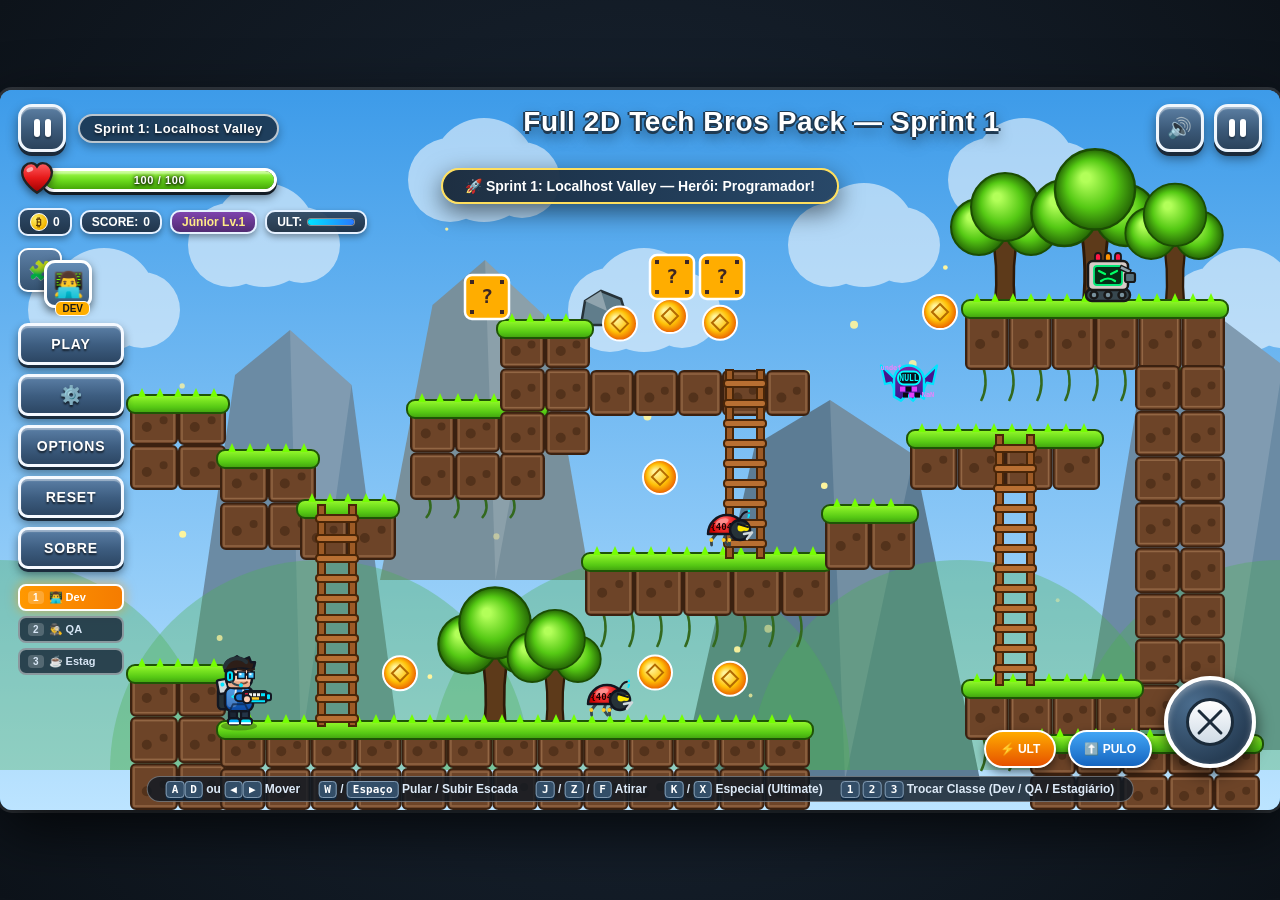
<file: game.html>
<!DOCTYPE html>
<html lang="pt-BR">
<head>
  <meta charset="UTF-8" />
  <meta name="viewport" content="width=device-width, initial-scale=1.0, maximum-scale=1.0, user-scalable=no" />
  <title>Super Tech Bros: Deploy Defense — 2D Action Platformer</title>
  <link rel="stylesheet" href="style.css" />
</head>
<body>
  <div id="game-wrapper">
    <!-- Main 2D Game Canvas -->
    <canvas id="gameCanvas" width="1280" height="720"></canvas>

    <!-- Top HUD (Inspired by the reference image) -->
    <div id="hud-top">
      <div class="hud-left">
        <div class="top-row">
          <button id="btnPauseLeft" class="round-btn" title="Pausar (P / ESC)">
            <span class="pause-bars"><i></i><i></i></span>
          </button>
          <div class="stage-title-badge" id="stageTitleBadge">Sprint 1: Localhost Valley</div>
        </div>

        <!-- Heart + Green Health Bar -->
        <div class="health-container" title="Saúde do Sistema (HP)">
          <div class="heart-icon">
            <svg viewBox="0 0 32 32" width="38" height="38">
              <defs>
                <linearGradient id="heartGrad" x1="0" y1="0" x2="0" y2="1">
                  <stop offset="0%" stop-color="#ff5e62" />
                  <stop offset="50%" stop-color="#e61919" />
                  <stop offset="100%" stop-color="#990000" />
                </linearGradient>
              </defs>
              <path d="M16 28.5C16 28.5 3.5 20.2 3.5 11.3C3.5 6.8 7 3.5 11.2 3.5C13.7 3.5 15.2 4.8 16 6.2C16.8 4.8 18.3 3.5 20.8 3.5C25 3.5 28.5 6.8 28.5 11.3C28.5 20.2 16 28.5 16 28.5Z" fill="url(#heartGrad)" stroke="#222" stroke-width="2"/>
              <ellipse cx="10" cy="9" rx="3" ry="1.8" transform="rotate(-25 10 9)" fill="rgba(255,255,255,0.55)" />
            </svg>
          </div>
          <div class="health-bar-frame">
            <div id="healthFill" class="health-bar-fill" style="width: 100%;"></div>
            <span id="healthText" class="health-bar-text">100 / 100</span>
          </div>
        </div>

        <!-- Energy / Special Bar + Stats -->
        <div class="stats-pill-row">
          <div class="stat-pill coin-pill" title="Moedas de Deploy coletadas">
            <span class="coin-dot">₿</span>
            <span id="coinCount">0</span>
          </div>
          <div class="stat-pill score-pill" title="Bugs Resolvidos / Pontos">
            <span>SCORE:</span>
            <strong id="scoreCount">0</strong>
          </div>
          <div class="stat-pill level-pill" title="Nível da Arma (Pegue Cafés nos blocos [?])">
            <span id="seniorityBadge">Júnior Lv.1</span>
          </div>
          <div class="stat-pill special-pill" title="Especial (Tecla K ou X)">
            <span>ULT:</span>
            <div class="mini-bar"><div id="specialFill" style="width: 100%;"></div></div>
          </div>
        </div>
      </div>

      <div class="hud-center">
        <h1 class="banner-title" id="bannerTitle">Super Tech World 2D</h1>
      </div>

      <div class="hud-right">
        <button id="btnSound" class="round-btn" title="Ativar/Desativar Som (M)">
          <span id="soundIcon">🔊</span>
        </button>
        <button id="btnPauseRight" class="round-btn" title="Pausar Jogo (P)">
          <span class="pause-bars"><i></i><i></i></span>
        </button>
      </div>
    </div>

    <!-- Left Side Quick Menu & Character Dock (Directly styled after reference pack) -->
    <div id="left-dock">
      <!-- Character Switcher Badge -->
      <button id="btnCharSelect" class="char-dock-btn" title="Trocar Personagem (Teclas 1, 2, 3)">
        <div class="char-badge-Back">🧩</div>
        <div class="char-badge-Front">
          <span id="activeCharEmoji">👨‍💻</span>
        </div>
        <span class="char-dock-label" id="activeCharName">DEV</span>
      </button>

      <!-- Pack-style blue menu buttons -->
      <button id="btnPlayResume" class="pack-btn">PLAY</button>
      <button id="btnCharMenu" class="pack-btn icon-only" title="Escolher Personagem / Classe">⚙️</button>
      <button id="btnOptions" class="pack-btn">OPTIONS</button>
      <button id="btnRestart" class="pack-btn">RESET</button>
      <a href="apresentacao.html" class="pack-btn" style="text-decoration:none;" title="História, Mecânicas e Guia do Jogo">SOBRE</a>

      <div class="char-hotkeys-hint">
        <button class="mini-char-btn active" data-char="programmer" title="1: Programador (Hotfix Blaster)">
          <span>1</span> 👨‍💻 Dev
        </button>
        <button class="mini-char-btn" data-char="tester" title="2: Testador QA (Assertion Laser)">
          <span>2</span> 🕵️‍♂️ QA
        </button>
        <button class="mini-char-btn" data-char="intern" title="3: Estagiário (Café & Ctrl+V)">
          <span>3</span> ☕ Estag
        </button>
      </div>
    </div>

    <!-- Bottom-Right Action Wheel (Reference image style + Touch/Mouse controls) -->
    <div id="action-wheel-container">
      <button id="btnSpecialAction" class="sub-action-btn" title="Ataque Especial / Ultimate (Tecla K ou X)">
        ⚡ ULT
      </button>
      <button id="btnJumpAction" class="sub-action-btn jump-sub" title="Pular (Espaço / W)">
        ⬆️ PULO
      </button>
      <button id="btnShootWheel" class="shoot-wheel-btn" title="Atirar Código! (Tecla J, Z, F ou Clique)">
        <div class="wheel-inner">
          <div class="wheel-cross"></div>
        </div>
      </button>
    </div>

    <!-- Bottom Controls Bar Hint -->
    <div id="controls-bar">
      <span><kbd>A</kbd><kbd>D</kbd> ou <kbd>◀</kbd><kbd>▶</kbd> Mover</span>
      <span><kbd>W</kbd> / <kbd>Espaço</kbd> Pular / Subir Escada</span>
      <span><kbd>J</kbd> / <kbd>Z</kbd> / <kbd>F</kbd> Atirar</span>
      <span><kbd>K</kbd> / <kbd>X</kbd> Especial (Ultimate)</span>
      <span><kbd>1</kbd> <kbd>2</kbd> <kbd>3</kbd> Trocar Classe (Dev / QA / Estagiário)</span>
    </div>

    <!-- Character Selection / Start / Pause Modal -->
    <div id="modalOverlay" class="modal-overlay">
      <div class="modal-card">
        <div class="modal-header">
          <h2 id="modalTitle">🚀 Super Tech Bros: Deploy Defense</h2>
          <p id="modalSubtitle">Escolha seu herói de TI, suba escadas, bata nos blocos <strong>[?]</strong> de café e elimine os Bugs antes do Deploy de Sexta!</p>
        </div>

        <div class="char-cards-grid">
          <!-- Programmer -->
          <div class="char-card selected" data-select-char="programmer">
            <div class="char-card-badge">Tecla 1</div>
            <div class="char-avatar dev-avatar"><canvas class="card-sprite-cvs" data-char="programmer" width="64" height="64"></canvas></div>
            <h3>Programador</h3>
            <span class="char-role">Fullstack Developer</span>
            <p>Moletom <code>&lt;/&gt;</code>, óculos geek, headset RGB e mochila com notebook. Dispara rajadas pelo seu Teclado Mecânico Blaster!</p>
            <ul class="char-stats">
              <li><span>Arma:</span> <strong>Teclado Mecânico RGB</strong></li>
              <li><span>Ultimate:</span> <strong>git push --force</strong></li>
              <li><span>Passiva:</span> <strong>Pulo Duplo (Async)</strong></li>
            </ul>
          </div>

          <!-- Tester / QA -->
          <div class="char-card" data-select-char="tester">
            <div class="char-card-badge">Tecla 2</div>
            <div class="char-avatar qa-avatar"><canvas class="card-sprite-cvs" data-char="tester" width="64" height="64"></canvas></div>
            <h3>Testador (QA)</h3>
            <span class="char-role">Bug Hunter &amp; Inspector</span>
            <p>Boné QA, monóculo scanner de mira, tanque "Bug Exterminator" nas costas e Rifle-Lupa de Asserção perfurante!</p>
            <ul class="char-stats">
              <li><span>Arma:</span> <strong>Rifle-Lupa ASSERT (Laser)</strong></li>
              <li><span>Ultimate:</span> <strong>Suíte de Testes 360°</strong></li>
              <li><span>Passiva:</span> <strong>+30% HP &amp; Dano Crítico</strong></li>
            </ul>
          </div>

          <!-- Intern -->
          <div class="char-card" data-select-char="intern">
            <div class="char-card-badge">Tecla 3</div>
            <div class="char-avatar intern-avatar"><canvas class="card-sprite-cvs" data-char="intern" width="64" height="64"></canvas></div>
            <h3>Estagiário</h3>
            <span class="char-role">Over-Caffeinated Intern</span>
            <p>Crachá gigante no pescoço, cheio de post-its <code>TODO</code>, pato de borracha na mochila e Canhão de Café Expresso + <code>Ctrl+V</code>!</p>
            <ul class="char-stats">
              <li><span>Arma:</span> <strong>Caneca Expresso &amp; Ctrl+V (3x)</strong></li>
              <li><span>Ultimate:</span> <strong>Overdose de Café (Turbo)</strong></li>
              <li><span>Passiva:</span> <strong>Super Velocidade &amp; Pulo Alto</strong></li>
            </ul>
          </div>
        </div>

        <!-- Stage selector -->
        <div class="stage-selector-row">
          <span>Fase (Sprint):</span>
          <button class="stage-btn active" data-stage="0">🌲 Sprint 1: Localhost</button>
          <button class="stage-btn" data-stage="1">⛰️ Sprint 2: Staging</button>
          <button class="stage-btn" data-stage="2">🔥 Sprint 3: Produção (Boss)</button>
        </div>

        <div class="modal-actions">
          <button id="btnStartGame" class="start-cta-btn">▶ INICIAR DEPLOY (JOGAR)</button>
        </div>
      </div>
    </div>

    <!-- Options Modal -->
    <div id="optionsModal" class="modal-overlay hidden">
      <div class="modal-card small-modal">
        <h2>⚙️ Opções do Sistema</h2>
        <div class="opt-row">
          <label>Efeitos Sonoros (8-Bit Synth)</label>
          <input type="checkbox" id="chkSound" checked />
        </div>
        <div class="opt-row">
          <label>Partículas e Brilhos</label>
          <input type="checkbox" id="chkParticles" checked />
        </div>
        <div class="opt-row">
          <label>Dificuldade do Deploy</label>
          <select id="selDifficulty">
            <option value="0.8">Estágio Tranquilo (Fácil)</option>
            <option value="1" selected>Sprint Normal (Padrão)</option>
            <option value="1.35">Sexta-Feira 18h (Difícil)</option>
          </select>
        </div>
        <div class="modal-actions">
          <button id="btnCloseOptions" class="start-cta-btn">SALVAR E VOLTAR</button>
        </div>
      </div>
    </div>

    <!-- Toast Notification Banner -->
    <div id="toastBanner" class="toast-banner hidden"></div>
  </div>

  <script src="js/audio.js"></script>
  <script src="js/levels.js"></script>
  <script src="js/cyber_sprites_data.js"></script>
  <script src="js/cyber_sprites.js"></script>
  <script src="js/entities.js"></script>
  <script src="js/game.js"></script>
</body>
</html>
</file>
<file: style.css>
* {
  box-sizing: border-box;
  margin: 0;
  padding: 0;
  user-select: none;
  -webkit-user-select: none;
}

body {
  background: radial-gradient(circle at center, #1b2838 0%, #0d131a 100%);
  font-family: 'Segoe UI', Tahoma, Geneva, Verdana, sans-serif;
  color: #fff;
  overflow: hidden;
  width: 100vw;
  height: 100vh;
  display: flex;
  align-items: center;
  justify-content: center;
}

#game-wrapper {
  position: relative;
  width: 100vw;
  height: 100vh;
  max-width: 177.78vh; /* 16:9 ratio */
  max-height: 56.25vw;
  box-shadow: 0 20px 60px rgba(0, 0, 0, 0.75), 0 0 0 3px rgba(255, 255, 255, 0.15);
  border-radius: 12px;
  overflow: hidden;
  background: #4fa4e8;
}

#gameCanvas, .card-sprite-cvs {
  image-rendering: -moz-crisp-edges;
  image-rendering: -webkit-crisp-edges;
  image-rendering: pixelated;
  image-rendering: crisp-edges;
}

#gameCanvas {
  width: 100%;
  height: 100%;
  display: block;
  cursor: crosshair;
}

/* ==================== TOP HUD (Reference Pack Style) ==================== */
#hud-top {
  position: absolute;
  top: 14px;
  left: 18px;
  right: 18px;
  display: flex;
  justify-content: space-between;
  align-items: flex-start;
  pointer-events: none;
  z-index: 10;
}

.hud-left, .hud-right {
  pointer-events: auto;
}

.hud-left {
  display: flex;
  flex-direction: column;
  gap: 10px;
}

.top-row {
  display: flex;
  align-items: center;
  gap: 12px;
}

.hud-right {
  display: flex;
  align-items: center;
  gap: 10px;
}

/* Glossy Blue-Steel Round Pause / Sound Buttons */
.round-btn {
  width: 48px;
  height: 48px;
  border-radius: 14px;
  background: linear-gradient(180deg, #5c7fa3 0%, #3b5978 55%, #2b435c 100%);
  border: 3px solid #f0f6fc;
  box-shadow: 0 4px 0 #1b2a3a, 0 6px 12px rgba(0, 0, 0, 0.45), inset 0 2px 1px rgba(255, 255, 255, 0.45);
  color: #fff;
  font-size: 20px;
  display: flex;
  align-items: center;
  justify-content: center;
  cursor: pointer;
  transition: transform 0.1s ease, filter 0.15s ease;
}

.round-btn:hover {
  filter: brightness(1.12);
  transform: translateY(-1px);
}

.round-btn:active {
  transform: translateY(3px);
  box-shadow: 0 1px 0 #1b2a3a;
}

.pause-bars {
  display: flex;
  gap: 5px;
}

.pause-bars i {
  display: block;
  width: 6px;
  height: 18px;
  background: #ffffff;
  border-radius: 3px;
  box-shadow: 0 2px 2px rgba(0, 0, 0, 0.35);
}

.stage-title-badge {
  background: rgba(20, 35, 52, 0.78);
  border: 2px solid rgba(255, 255, 255, 0.7);
  padding: 5px 14px;
  border-radius: 20px;
  font-weight: 800;
  font-size: 13px;
  letter-spacing: 0.4px;
  text-shadow: 0 2px 3px rgba(0, 0, 0, 0.6);
  box-shadow: 0 4px 10px rgba(0, 0, 0, 0.3);
}

/* Red Heart + Green Health Bar (Exact match to reference image) */
.health-container {
  position: relative;
  display: flex;
  align-items: center;
  height: 36px;
}

.heart-icon {
  position: relative;
  z-index: 3;
  margin-right: -14px;
  filter: drop-shadow(0 3px 4px rgba(0, 0, 0, 0.5));
  transition: transform 0.2s cubic-bezier(0.34, 1.56, 0.64, 1);
}

.health-bar-frame {
  position: relative;
  width: 235px;
  height: 24px;
  background: #232d36;
  border: 3px solid #ffffff;
  border-radius: 14px;
  box-shadow: 0 3px 0 #141c24, 0 5px 10px rgba(0, 0, 0, 0.45), inset 0 3px 5px rgba(0, 0, 0, 0.6);
  overflow: hidden;
}

.health-bar-fill {
  height: 100%;
  background: linear-gradient(180deg, #a6ff4d 0%, #68d81b 55%, #46a808 100%);
  border-radius: 10px 0 0 10px;
  box-shadow: inset 0 3px 2px rgba(255, 255, 255, 0.45);
  transition: width 0.2s ease-out, background 0.3s ease;
}

.health-bar-text {
  position: absolute;
  inset: 0;
  display: flex;
  align-items: center;
  justify-content: center;
  font-size: 11px;
  font-weight: 900;
  color: #fff;
  text-shadow: 0 1px 3px #000, 0 0 5px #000;
  letter-spacing: 0.6px;
}

/* Stats Pills below Health Bar */
.stats-pill-row {
  display: flex;
  align-items: center;
  gap: 8px;
  flex-wrap: wrap;
}

.stat-pill {
  background: linear-gradient(180deg, rgba(44, 68, 94, 0.92), rgba(27, 43, 61, 0.92));
  border: 2px solid #e6f1ff;
  border-radius: 10px;
  padding: 3px 10px;
  font-size: 12px;
  font-weight: 800;
  display: flex;
  align-items: center;
  gap: 5px;
  box-shadow: 0 3px 6px rgba(0, 0, 0, 0.35);
}

.coin-dot {
  display: inline-flex;
  align-items: center;
  justify-content: center;
  width: 18px;
  height: 18px;
  border-radius: 50%;
  background: radial-gradient(circle at 30% 30%, #fff066, #f5b700 70%, #b87700);
  color: #5e3a00;
  font-weight: 900;
  font-size: 11px;
  border: 1px solid #fff;
}

.level-pill {
  background: linear-gradient(180deg, #7e44ad, #512b72);
  color: #ffeb85;
}

.mini-bar {
  width: 48px;
  height: 8px;
  background: #141c24;
  border-radius: 4px;
  overflow: hidden;
  border: 1px solid rgba(255, 255, 255, 0.5);
}

#specialFill {
  height: 100%;
  background: linear-gradient(90deg, #00e5ff, #2979ff);
  transition: width 0.15s ease;
}

/* Center Banner Title (Like "Full 2D Game Design Pack" in the reference) */
.hud-center {
  text-align: center;
  margin-top: 2px;
}

.banner-title {
  font-size: 28px;
  font-weight: 900;
  color: #ffffff;
  text-shadow:
    0 3px 0 #1f3a52,
    0 -1px 0 #1f3a52,
    2px 0 0 #1f3a52,
    -2px 0 0 #1f3a52,
    0 6px 14px rgba(0, 0, 0, 0.55);
  letter-spacing: 0.6px;
}

/* ==================== LEFT SIDE DOCK (Reference Pack Buttons) ==================== */
#left-dock {
  position: absolute;
  left: 18px;
  top: 158px;
  display: flex;
  flex-direction: column;
  gap: 9px;
  z-index: 10;
}

/* Double-layered Character Icon Button from Reference Image */
.char-dock-btn {
  position: relative;
  width: 78px;
  height: 62px;
  background: transparent;
  border: none;
  cursor: pointer;
  margin-bottom: 4px;
  transition: transform 0.15s ease;
}

.char-dock-btn:hover {
  transform: scale(1.06);
}

.char-badge-Back {
  position: absolute;
  top: 0;
  left: 0;
  width: 44px;
  height: 44px;
  border-radius: 10px;
  background: linear-gradient(180deg, #5d80a6, #355270);
  border: 2.5px solid #fff;
  box-shadow: 0 3px 6px rgba(0, 0, 0, 0.4);
  display: flex;
  align-items: center;
  justify-content: center;
  font-size: 19px;
}

.char-badge-Front {
  position: absolute;
  bottom: 2px;
  right: 4px;
  width: 48px;
  height: 48px;
  border-radius: 11px;
  background: linear-gradient(180deg, #648cb5, #38597a);
  border: 3px solid #fff;
  box-shadow: 0 4px 8px rgba(0, 0, 0, 0.55);
  display: flex;
  align-items: center;
  justify-content: center;
  font-size: 25px;
}

.char-dock-label {
  position: absolute;
  bottom: -6px;
  right: 6px;
  background: #ffae00;
  color: #1a1a1a;
  font-size: 10px;
  font-weight: 900;
  padding: 1px 6px;
  border-radius: 6px;
  border: 1.5px solid #fff;
}

/* Rectangular Rounded Blue Pack Buttons (PLAY, Gear, OPTIONS, EXIT/RESET) */
.pack-btn {
  width: 106px;
  height: 42px;
  border-radius: 10px;
  background: linear-gradient(180deg, #5b7fa6 0%, #3d5d80 52%, #2c4663 100%);
  border: 3px solid #f5f9ff;
  box-shadow:
    0 3px 0 #1b2c3d,
    0 5px 10px rgba(0, 0, 0, 0.45),
    inset 0 2px 1px rgba(255, 255, 255, 0.4);
  color: #ffffff;
  font-weight: 900;
  font-size: 14px;
  letter-spacing: 0.8px;
  text-shadow: 0 2px 2px rgba(0, 0, 0, 0.65);
  cursor: pointer;
  display: flex;
  align-items: center;
  justify-content: center;
  transition: transform 0.1s ease, filter 0.15s ease;
}

.pack-btn:hover {
  filter: brightness(1.12);
  transform: translateY(-1px);
}

.pack-btn:active {
  transform: translateY(2px);
  box-shadow: 0 1px 0 #1b2c3d;
}

.pack-btn.icon-only {
  font-size: 18px;
}

.char-hotkeys-hint {
  display: flex;
  flex-direction: column;
  gap: 5px;
  margin-top: 6px;
}

.mini-char-btn {
  width: 106px;
  padding: 5px 8px;
  border-radius: 8px;
  background: rgba(23, 38, 54, 0.82);
  border: 2px solid rgba(255, 255, 255, 0.45);
  color: #d7e6f5;
  font-size: 11px;
  font-weight: 800;
  display: flex;
  align-items: center;
  gap: 5px;
  cursor: pointer;
  transition: all 0.15s ease;
}

.mini-char-btn span {
  background: rgba(255, 255, 255, 0.2);
  padding: 1px 5px;
  border-radius: 4px;
  font-size: 10px;
}

.mini-char-btn.active {
  background: linear-gradient(90deg, #ff9800, #f57c00);
  color: #fff;
  border-color: #fff;
  box-shadow: 0 0 12px rgba(255, 152, 0, 0.6);
}

/* ==================== BOTTOM RIGHT ACTION WHEEL ==================== */
#action-wheel-container {
  position: absolute;
  right: 24px;
  bottom: 42px;
  display: flex;
  align-items: flex-end;
  gap: 12px;
  z-index: 10;
}

.shoot-wheel-btn {
  width: 92px;
  height: 92px;
  border-radius: 50%;
  background: radial-gradient(circle at 30% 30%, #4b6d8e, #253b52 75%, #182736);
  border: 4px solid #ffffff;
  box-shadow: 0 6px 16px rgba(0, 0, 0, 0.65), inset 0 3px 6px rgba(255, 255, 255, 0.35);
  display: flex;
  align-items: center;
  justify-content: center;
  cursor: pointer;
  transition: transform 0.08s ease;
}

.shoot-wheel-btn:hover {
  transform: scale(1.05);
}

.shoot-wheel-btn:active {
  transform: scale(0.95);
}

.wheel-inner {
  width: 48px;
  height: 48px;
  border-radius: 50%;
  background: linear-gradient(180deg, #ffffff, #cfdbe6);
  border: 3px solid #1b2b3a;
  position: relative;
  display: flex;
  align-items: center;
  justify-content: center;
}

.wheel-cross::before,
.wheel-cross::after {
  content: '';
  position: absolute;
  background: #1b2b3a;
  border-radius: 2px;
}

.wheel-cross::before {
  width: 34px;
  height: 3px;
  top: 50%;
  left: 50%;
  transform: translate(-50%, -50%) rotate(45deg);
}

.wheel-cross::after {
  width: 34px;
  height: 3px;
  top: 50%;
  left: 50%;
  transform: translate(-50%, -50%) rotate(-45deg);
}

.sub-action-btn {
  padding: 10px 14px;
  border-radius: 22px;
  background: linear-gradient(180deg, #ffab00, #e65100);
  border: 2.5px solid #fff;
  color: #fff;
  font-weight: 900;
  font-size: 12px;
  cursor: pointer;
  box-shadow: 0 4px 10px rgba(0, 0, 0, 0.5);
  transition: transform 0.1s ease;
}

.sub-action-btn.jump-sub {
  background: linear-gradient(180deg, #42a5f5, #1565c0);
}

.sub-action-btn:active {
  transform: scale(0.93);
}

/* ==================== CONTROLS BAR ==================== */
#controls-bar {
  position: absolute;
  bottom: 8px;
  left: 50%;
  transform: translateX(-50%);
  background: rgba(15, 25, 36, 0.82);
  border: 1.5px solid rgba(255, 255, 255, 0.35);
  padding: 5px 18px;
  border-radius: 20px;
  display: flex;
  gap: 18px;
  font-size: 12px;
  font-weight: 600;
  color: #dce9f7;
  z-index: 10;
  white-space: nowrap;
  pointer-events: none;
}

kbd {
  background: #334e68;
  border: 1px solid #829ab1;
  border-radius: 4px;
  padding: 1px 5px;
  font-size: 11px;
  font-weight: 800;
  color: #fff;
  box-shadow: 0 2px 0 #102a43;
}

/* ==================== MODAL OVERLAY ==================== */
.modal-overlay {
  position: absolute;
  inset: 0;
  background: rgba(10, 18, 28, 0.78);
  backdrop-filter: blur(5px);
  display: flex;
  align-items: center;
  justify-content: center;
  z-index: 50;
  padding: 20px;
}

.modal-overlay.hidden {
  display: none;
}

.modal-card {
  background: linear-gradient(180deg, #274059 0%, #192b3c 100%);
  border: 4px solid #f0f6fc;
  border-radius: 20px;
  padding: 24px 28px;
  max-width: 820px;
  width: 100%;
  box-shadow: 0 20px 50px rgba(0, 0, 0, 0.75);
  text-align: center;
}

.modal-card.small-modal {
  max-width: 440px;
}

.modal-header h2 {
  font-size: 26px;
  font-weight: 900;
  color: #ffdf5d;
  text-shadow: 0 3px 6px rgba(0, 0, 0, 0.6);
  margin-bottom: 6px;
}

.modal-header p {
  font-size: 14px;
  color: #d9e8f5;
  margin-bottom: 18px;
}

.char-cards-grid {
  display: grid;
  grid-template-columns: repeat(3, 1fr);
  gap: 14px;
  margin-bottom: 18px;
}

.char-card {
  position: relative;
  background: rgba(15, 26, 38, 0.75);
  border: 3px solid rgba(255, 255, 255, 0.25);
  border-radius: 14px;
  padding: 16px 12px;
  cursor: pointer;
  transition: transform 0.15s ease, border-color 0.15s ease, box-shadow 0.15s ease;
  text-align: left;
}

.char-card:hover {
  transform: translateY(-3px);
  border-color: rgba(255, 255, 255, 0.65);
}

.char-card.selected {
  background: linear-gradient(180deg, rgba(46, 86, 128, 0.95), rgba(24, 48, 74, 0.95));
  border-color: #ffcf40;
  box-shadow: 0 0 20px rgba(255, 207, 64, 0.45);
}

.char-card-badge {
  position: absolute;
  top: 10px;
  right: 10px;
  background: rgba(255, 255, 255, 0.15);
  padding: 2px 8px;
  border-radius: 8px;
  font-size: 11px;
  font-weight: 800;
}

.char-avatar {
  width: 56px;
  height: 56px;
  border-radius: 14px;
  display: flex;
  align-items: center;
  justify-content: center;
  font-size: 32px;
  margin-bottom: 10px;
  border: 2px solid #fff;
}

.dev-avatar { background: linear-gradient(135deg, #00b4db, #0083b0); }
.qa-avatar { background: linear-gradient(135deg, #56ab2f, #a8e063); }
.intern-avatar { background: linear-gradient(135deg, #f7971e, #ffd200); }

.char-card h3 {
  font-size: 17px;
  font-weight: 900;
  color: #fff;
}

.char-role {
  display: inline-block;
  font-size: 11px;
  font-weight: 800;
  color: #72d6ff;
  margin-bottom: 8px;
}

.char-card p {
  font-size: 12px;
  color: #c8d9eb;
  line-height: 1.35;
  margin-bottom: 10px;
}

.char-stats {
  list-style: none;
  font-size: 11px;
  border-top: 1px solid rgba(255, 255, 255, 0.15);
  padding-top: 8px;
  display: flex;
  flex-direction: column;
  gap: 3px;
}

.char-stats li {
  display: flex;
  justify-content: space-between;
  color: #a9c2d9;
}

.char-stats strong {
  color: #ffeb85;
}

.stage-selector-row {
  display: flex;
  align-items: center;
  justify-content: center;
  gap: 10px;
  margin-bottom: 18px;
  flex-wrap: wrap;
}

.stage-selector-row span {
  font-weight: 800;
  font-size: 13px;
}

.stage-btn {
  background: rgba(16, 28, 40, 0.85);
  border: 2px solid rgba(255, 255, 255, 0.35);
  color: #d0e1f2;
  padding: 7px 14px;
  border-radius: 10px;
  font-weight: 800;
  font-size: 12px;
  cursor: pointer;
  transition: all 0.15s ease;
}

.stage-btn.active {
  background: linear-gradient(180deg, #5fd027, #39990c);
  color: #fff;
  border-color: #fff;
  box-shadow: 0 0 12px rgba(95, 208, 39, 0.5);
}

.start-cta-btn {
  background: linear-gradient(180deg, #74e32a 0%, #48b80c 55%, #328804 100%);
  border: 3px solid #ffffff;
  box-shadow: 0 5px 0 #1e5202, 0 8px 20px rgba(0, 0, 0, 0.5);
  color: #fff;
  font-size: 17px;
  font-weight: 900;
  padding: 12px 34px;
  border-radius: 14px;
  cursor: pointer;
  letter-spacing: 0.8px;
  text-shadow: 0 2px 3px rgba(0, 0, 0, 0.5);
  transition: transform 0.1s ease, filter 0.15s ease;
}

.start-cta-btn:hover {
  filter: brightness(1.1);
  transform: translateY(-2px);
}

.start-cta-btn:active {
  transform: translateY(3px);
  box-shadow: 0 2px 0 #1e5202;
}

.opt-row {
  display: flex;
  justify-content: space-between;
  align-items: center;
  margin: 14px 0;
  padding: 10px 14px;
  background: rgba(0, 0, 0, 0.25);
  border-radius: 10px;
  font-weight: 700;
  font-size: 14px;
}

.opt-row select {
  background: #1d3147;
  color: #fff;
  border: 2px solid #829ab1;
  border-radius: 6px;
  padding: 4px 8px;
  font-weight: 700;
}

/* Toast Banner */
.toast-banner {
  position: absolute;
  top: 78px;
  left: 50%;
  transform: translateX(-50%);
  background: linear-gradient(90deg, rgba(22, 38, 56, 0.95), rgba(38, 67, 97, 0.95));
  border: 2.5px solid #ffdf5d;
  color: #fff;
  padding: 8px 22px;
  border-radius: 30px;
  font-weight: 900;
  font-size: 14px;
  box-shadow: 0 8px 24px rgba(0, 0, 0, 0.55);
  z-index: 30;
  pointer-events: none;
  transition: opacity 0.25s ease;
}

.toast-banner.hidden {
  opacity: 0;
}
</file>
